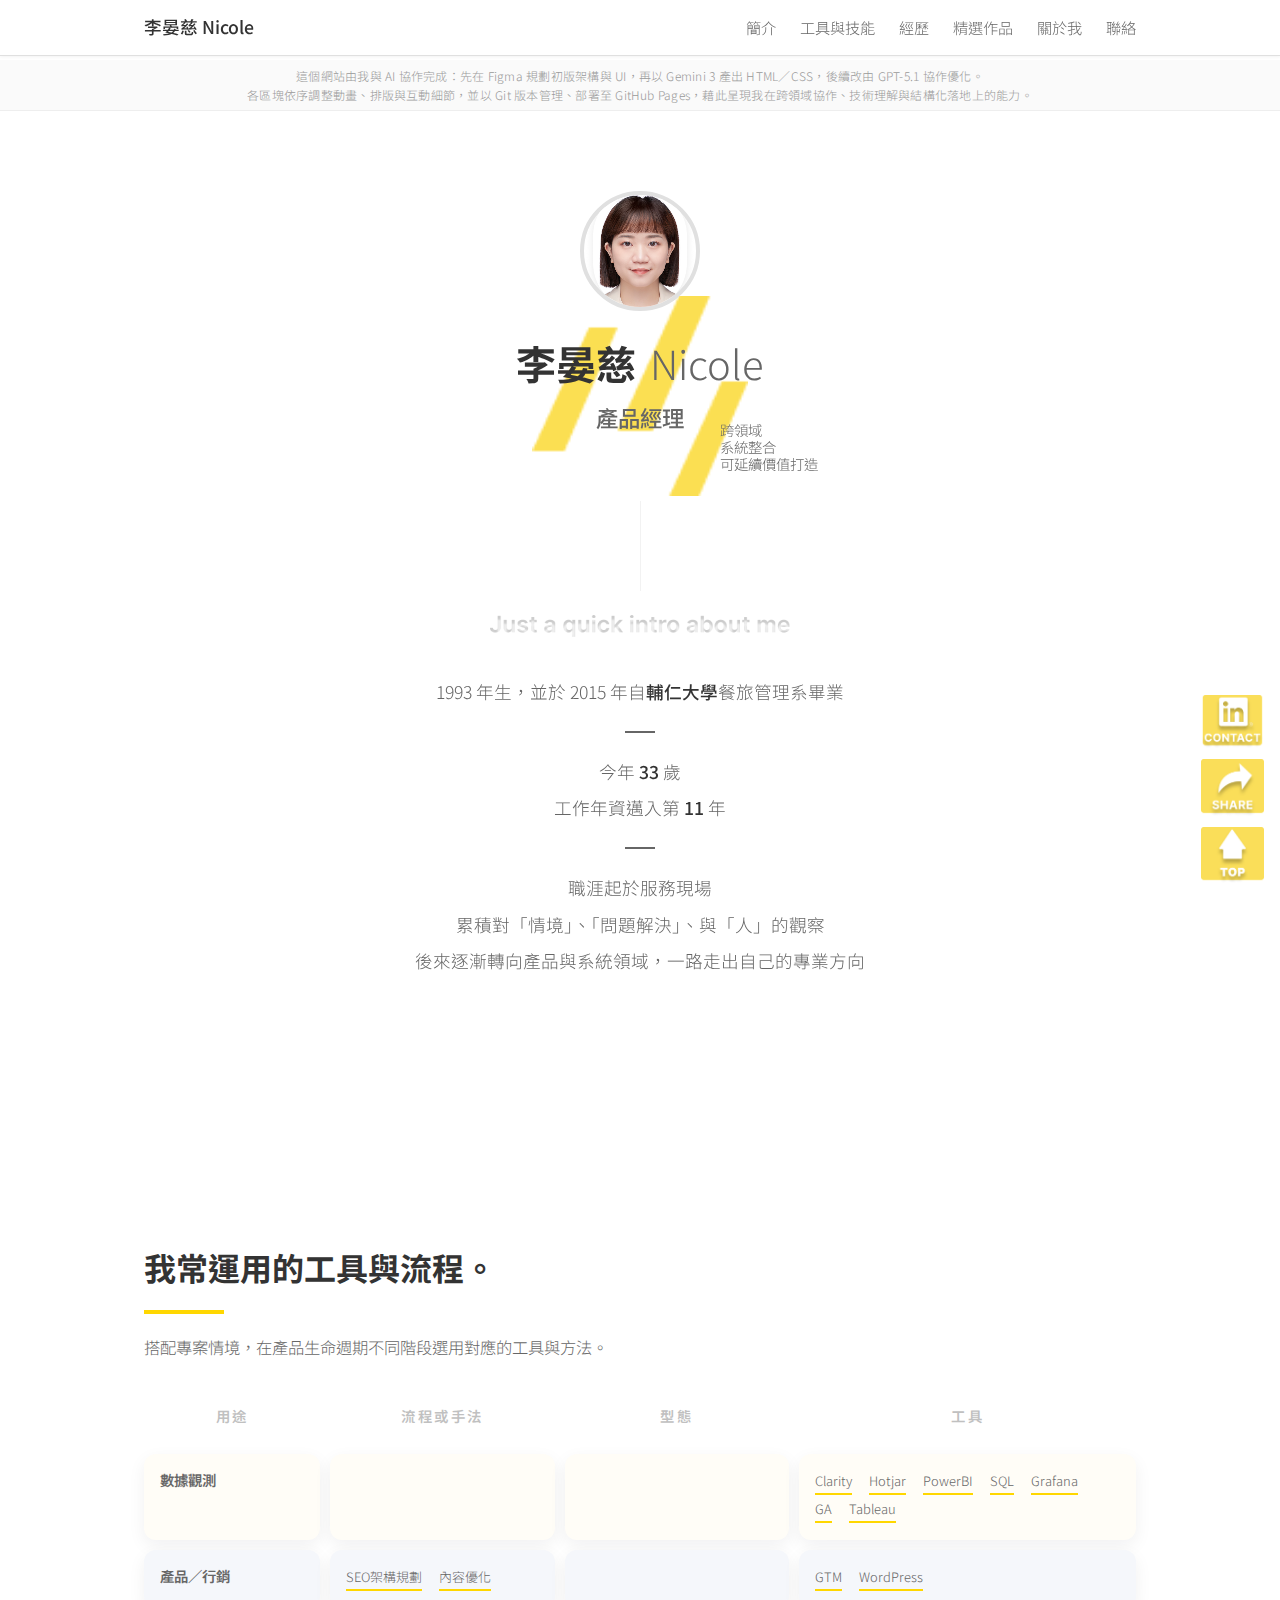
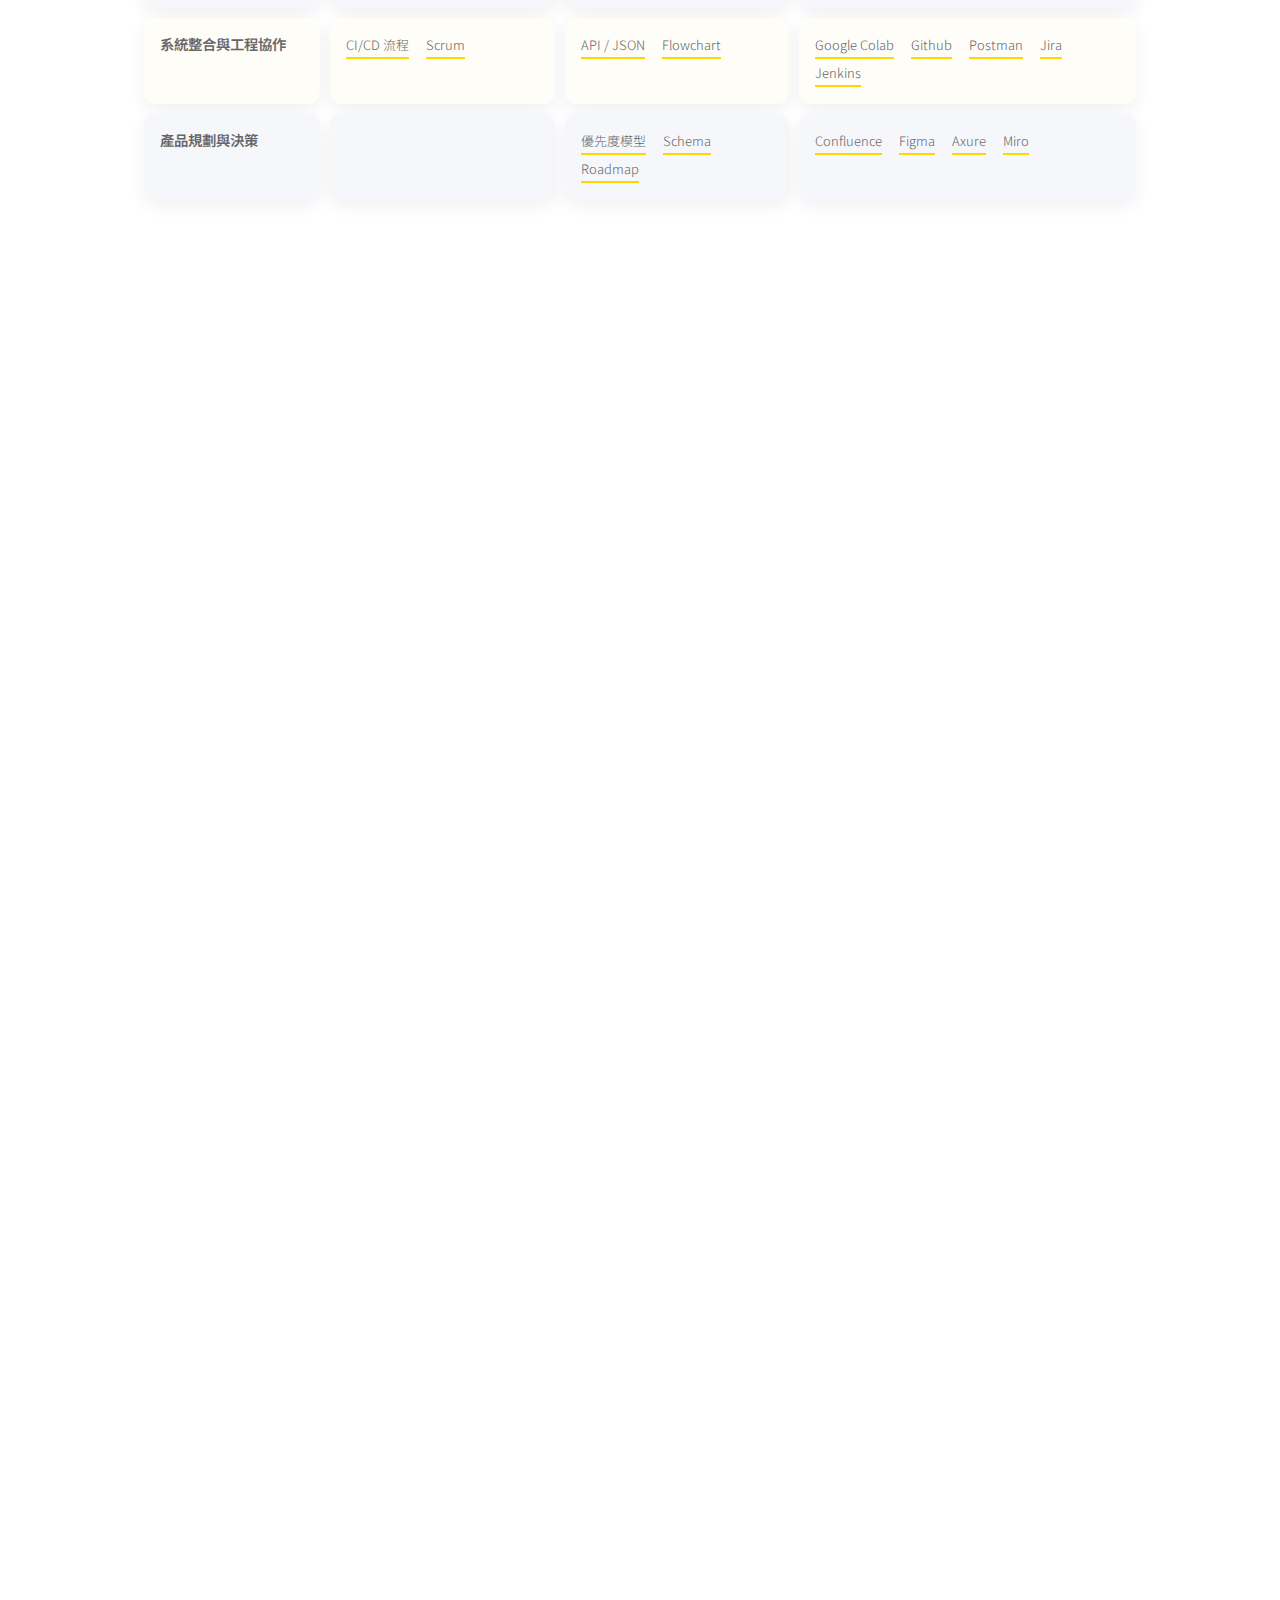
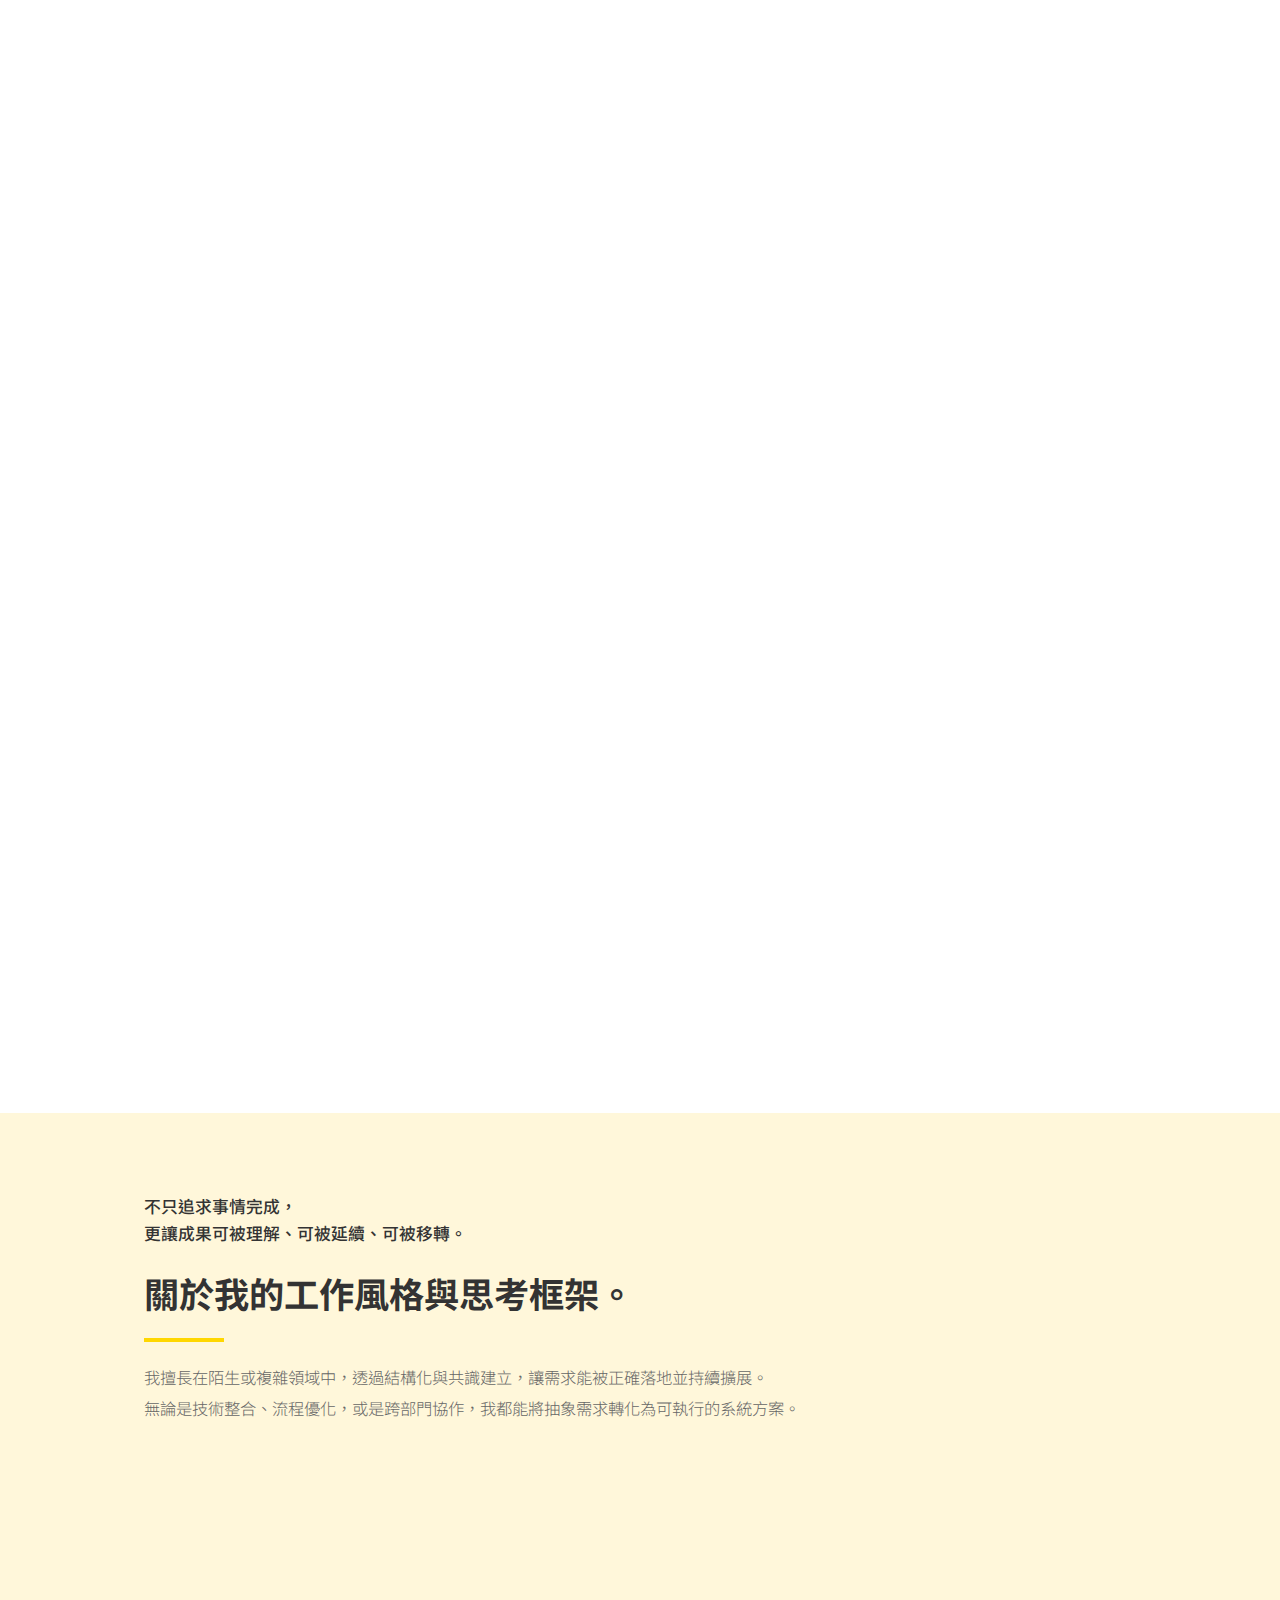
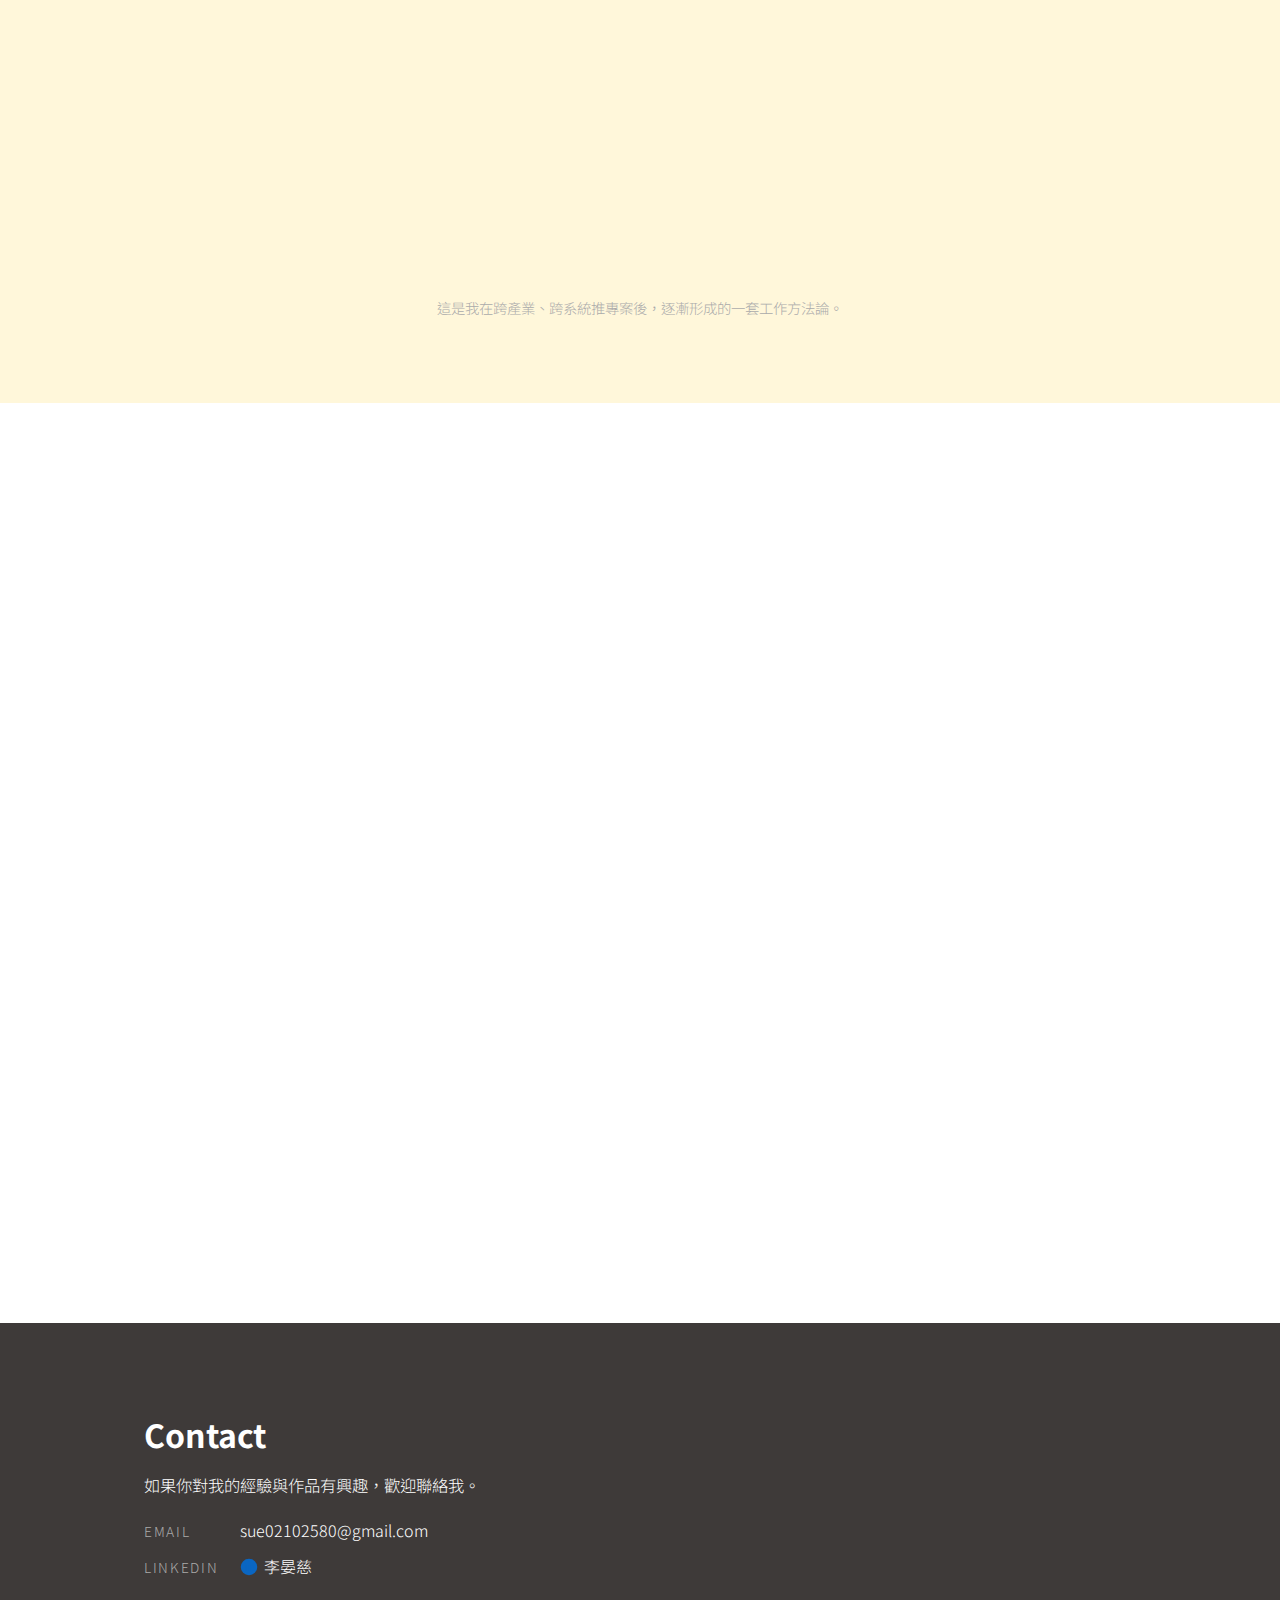
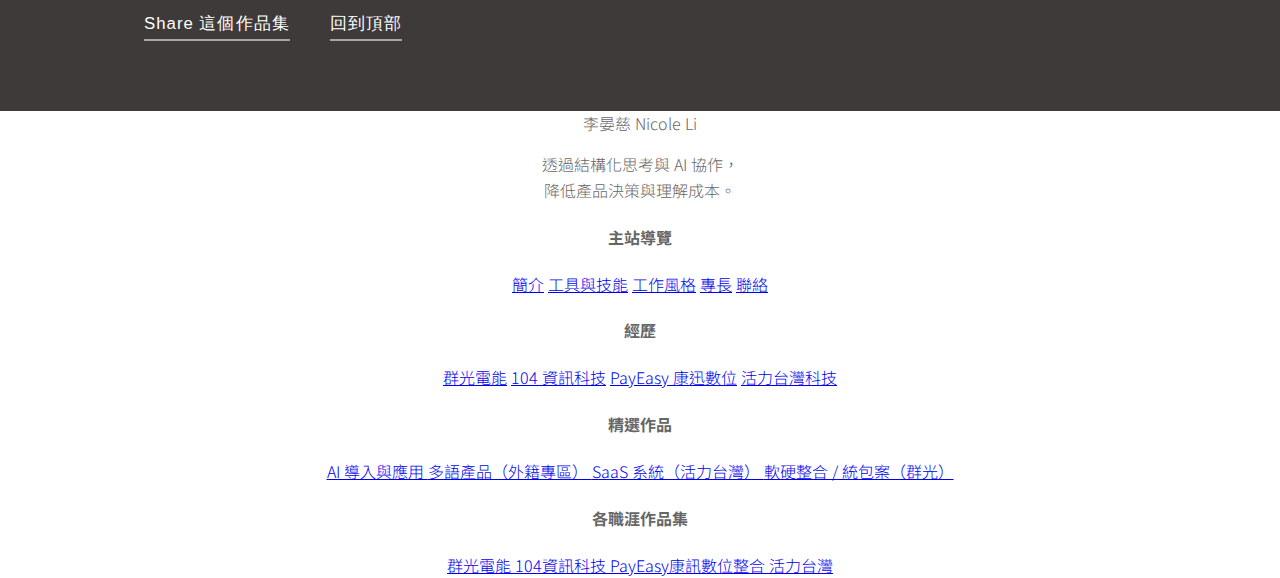
<file: index.html>
<!DOCTYPE html>
<html lang="zh-Hant">
<head>
  <meta charset="UTF-8" />
  <meta name="viewport" content="width=device-width, initial-scale=1.0" />
  <meta
  name="description"
  content="李晏慈 Nicole 的產品經理作品集：從AI、多語平台、能源與建築管理系統，展現跨領域整合與結構化落地能力。" />
    <!-- 目前已經 noindex, nofollow，所以不算必要，只是先備著 -->
  <title>李晏慈 Nicole - 產品經理作品集</title>
  <meta name="robots" content="noindex, nofollow" />
  <link rel="stylesheet" href="style.css" />
  <link href="https://fonts.googleapis.com/css2?family=Noto+Sans+TC:wght@300;400;500;700&display=swap" rel="stylesheet" />
</head>
<body>
  <div class="site-note">
    這個網站由我與 AI 協作完成：先在 Figma 規劃初版架構與 UI，再以 Gemini 3 產出 HTML／CSS，後續改由 GPT-5.1 協作優化。<br />
    各區塊依序調整動畫、排版與互動細節，並以 Git 版本管理、部署至 GitHub Pages，藉此呈現我在跨領域協作、技術理解與結構化落地上的能力。
  </div>
    <!-- Header -->
  <header class="header">
    <div class="container header-content">
      <!-- 手機版漢堡選單按鈕（桌機會用 CSS 隱藏） -->
      <button
        class="mobile-menu-toggle"
        type="button"
        aria-label="開啟主選單"
        aria-expanded="false"
        aria-controls="mobileNav"
      >
        <span class="hamburger-line"></span>
        <span class="hamburger-line"></span>
        <span class="hamburger-line"></span>
      </button>

      <!-- Logo -->
      <div class="logo">李晏慈 Nicole</div>

      <!-- 桌機版主選單 -->
      <nav class="main-nav">
        <div class="nav-item">
          <a href="#profile" class="nav-link">簡介</a>
        </div>
        
        <div class="nav-item">
          <a href="#tools" class="nav-link">工具與技能</a>
        </div>       

        <div class="nav-item has-submenu">
          <button class="nav-link" type="button">經歷</button>
          <div class="submenu">
            <a href="#experience-2025">群光電能</a>
            <a href="#experience-104">104 資訊科技</a>
            <a href="#experience-payeasy">PayEasy 康迅數位</a>
            <a href="#experience-eforce">活力台灣科技</a>
          </div>
        </div>
        
        <div class="nav-item has-submenu">
          <button class="nav-link" type="button">精選作品</button>
          <div class="submenu">
            <a href="https://nicoleli0210.github.io/my-portfolio/portfolio-104.html#sec-ai-products">AI導入與應用</a>
            <a href="https://nicoleli0210.github.io/my-portfolio/portfolio-104.html#sec-104-expats">多語產品</a>
            <a href="https://nicoleli0210.github.io/my-portfolio/portfolio-eforce.html">SAAS系統</a>            
            <a href="https://nicoleli0210.github.io/my-portfolio/portfolio-chicony.html">軟硬整合/統包案</a>
          </div>
        </div>
        
        <div class="nav-item has-submenu">
          <button class="nav-link" type="button">關於我</button>
          <div class="submenu">
            <a href="#work-style">工作風格</a>
            <a href="#skills-overview">專長</a>
          </div>
        </div>

        <div class="nav-item">
          <a href="#contact" class="nav-link">聯絡</a>
        </div>
      </nav>
    </div>

    <!-- 手機版側邊滑出選單（左側、非滿版） -->
    <nav id="mobileNav" class="mobile-nav" aria-hidden="true">
      <ul class="mobile-nav-list">
        <!-- 單層：直接錨點 -->
        <li class="mobile-nav-item">
          <a href="#profile" class="mobile-nav-link">簡介</a>
        </li>
        <!-- 單層：直接錨點 -->
        <li class="mobile-nav-item">
          <a href="#tools" class="mobile-nav-link">工具與技能</a>
        </li>
        
        <!-- 有第二層：經歷 -->
        <li class="mobile-nav-item has-children">
          <button class="mobile-nav-parent" type="button">
            <span class="mobile-nav-text">經歷</span>
            <span class="mobile-nav-chevron" aria-hidden="true">▾</span>
          </button>
          <ul class="mobile-nav-sublist">
            <li><a href="#experience-2025">群光電能</a></li>
            <li><a href="#experience-104">104 資訊科技</a></li>
            <li><a href="#experience-payeasy">PayEasy 康迅數位</a></li>
            <li><a href="#experience-eforce">活力台灣科技</a></li>
          </ul>
        </li>

        <!-- 有第二層：精選作品 -->
        <li class="mobile-nav-item has-children">
          <button class="mobile-nav-parent" type="button">
            <span class="mobile-nav-text">精選作品</span>
            <span class="mobile-nav-chevron" aria-hidden="true">▾</span>
          </button>
          <ul class="mobile-nav-sublist">
            <li><a href="https://nicoleli0210.github.io/my-portfolio/portfolio-104.html#sec-ai-products">AI導入與應用</a></li>
            <li><a href="https://nicoleli0210.github.io/my-portfolio/portfolio-104.html#sec-104-expats">多語產品</a></li>
            <li><a href="https://nicoleli0210.github.io/my-portfolio/portfolio-eforce.html">SAAS系統</a></li>
            <li><a href="https://nicoleli0210.github.io/my-portfolio/portfolio-chicony.html">軟硬整合/統包案</a></li>
          </ul>
        </li>
        
        <!-- 有第二層：關於我 -->
        <li class="mobile-nav-item has-children">
          <button class="mobile-nav-parent" type="button">
            <span class="mobile-nav-text">關於我</span>
            <span class="mobile-nav-chevron" aria-hidden="true">▾</span>
          </button>
          <ul class="mobile-nav-sublist">
            <li><a href="#work-style">工作風格</a></li>
            <li><a href="#skills-overview">專長</a></li>
          </ul>
        </li>

        <!-- 單層：聯絡我 -->
        <li class="mobile-nav-item">
          <a href="#contact" class="mobile-nav-link">聯絡</a>
        </li>
      </ul>
    </nav>
  </header>


  <!-- Hero / Profile -->
  <section id="profile" class="hero-landing">
    <div class="container landing-content">
      <!-- 個人名片 -->
      <div class="card-section reveal-on-scroll">
        <img src="profileheadpic.png" alt="李晏慈 Nicole 頭像" class="profile-photo" />
        <div class="name-card-container">
          <div class="card-back-bg"></div>
          <h1 class="name-title">李晏慈 <span class="nicole-en">Nicole</span></h1>
          <h2 class="job-title">產品經理</h2>

          <div class="keyword-tags">
            <span class="tag">跨領域</span>
            <span class="tag">系統整合</span>
            <span class="tag">可延續價值打造</span>
          </div>
        </div>
      </div>

      <!-- 垂直線＋intro -->
      <div class="animated-vertical-line first-line reveal-on-scroll"></div>

      <img
        src="introtitle.png"
        alt="Just a quick intro about me"
        class="intro-title-image reveal-on-scroll"
      />

      <!-- 個人簡介 -->
      <div class="bio-section reveal-on-scroll">
        <p>1993 年生，並於 2015 年自<span class="highlight-bold">輔仁大學</span>餐旅管理系畢業</p>

        <div class="small-divider"></div>

        <p>今年 <span id="age" class="highlight-bold">--</span> 歲</p>
        <p>工作年資邁入第 <span id="workYears" class="highlight-bold">--</span> 年</p>

        <div class="small-divider"></div>

        <p>職涯起於服務現場</p>
        <p>累積對「情境」、「問題解決」、與「人」的觀察</p>
        <p>後來逐漸轉向產品與系統領域，一路走出自己的專業方向</p>
      </div>

      <div class="animated-vertical-line second-line reveal-on-scroll"></div>
    </div>
  </section>
  
  <!-- 我常運用的工具與流程 -->
  <section id="tools" class="tools-section">
  <div class="container">
    <h2 class="tools-title">我常運用的工具與流程。</h2>
    <div class="work-style-underline"></div> <!-- 新增：黃色底線 -->

    <p class="tools-subtitle">
      搭配專案情境，在產品生命週期不同階段選用對應的工具與方法。
    </p>

    <!-- 🖥 桌機版：矩陣表格 -->
    <div class="tool-matrix-grid">
      <div class="tool-matrix-row tool-row-header">
        <div class="tool-cell">用途</div>
        <div class="tool-cell">流程或手法</div>
        <div class="tool-cell">型態</div>
        <div class="tool-cell">工具</div>
      </div>

      <!-- 1. 數據觀測 -->
      <div class="tool-matrix-row tool-row-light">
        <div class="tool-cell tool-purpose">數據觀測</div>
        <div class="tool-cell">
          <!-- 保留空白：未來若要寫「流程或手法」再補 -->
        </div>
        <div class="tool-cell">
          <!-- 保留空白：未來若要寫「型態」再補 -->
        </div>
        <div class="tool-cell">
          <span class="tool-line-tag">Clarity</span>
          <span class="tool-line-tag">Hotjar</span>
          <span class="tool-line-tag">PowerBI</span>
          <span class="tool-line-tag">SQL</span>
          <span class="tool-line-tag">Grafana</span>
          <span class="tool-line-tag">GA</span>
          <span class="tool-line-tag">Tableau</span>
        </div>
      </div>

      <!-- 2. 產品 / 行銷 -->
      <div class="tool-matrix-row tool-row-dark">
        <div class="tool-cell tool-purpose">產品／行銷</div>
        <div class="tool-cell">
          <span class="tool-line-tag">SEO架構規劃</span>
          <span class="tool-line-tag">內容優化</span>
        </div>
        <div class="tool-cell"></div>
        <div class="tool-cell">
          <span class="tool-line-tag">GTM</span>
          <span class="tool-line-tag">WordPress</span>
        </div>
      </div>

      <!-- 3. 系統整合與工程協作 -->
      <div class="tool-matrix-row tool-row-light">
        <div class="tool-cell tool-purpose">系統整合與工程協作</div>
        <div class="tool-cell">
          <span class="tool-line-tag">CI/CD 流程</span>
          <span class="tool-line-tag">Scrum</span>
        </div>
        <div class="tool-cell">
          <span class="tool-line-tag">API / JSON</span>
          <span class="tool-line-tag">Flowchart</span>
        </div>
        <div class="tool-cell">
          <span class="tool-line-tag">Google Colab</span>
          <span class="tool-line-tag">Github</span>
          <span class="tool-line-tag">Postman</span>
          <span class="tool-line-tag">Jira</span>
          <span class="tool-line-tag">Jenkins</span>
        </div>
      </div>

      <!-- 4. 產品規劃與決策 -->
      <div class="tool-matrix-row tool-row-dark">
        <div class="tool-cell tool-purpose">產品規劃與決策</div>
        <div class="tool-cell"></div>
        <div class="tool-cell">
          <span class="tool-line-tag">優先度模型</span>
          <span class="tool-line-tag">Schema</span>
          <span class="tool-line-tag">Roadmap</span>
        </div>
        <div class="tool-cell">
          <span class="tool-line-tag">Confluence</span>
          <span class="tool-line-tag">Figma</span>
          <span class="tool-line-tag">Axure</span>
          <span class="tool-line-tag">Miro</span>
        </div>
      </div>
    </div>

    <!-- 📱 手機版：大卡片 Slider -->
    <div class="tool-mobile-wrapper">
      <button class="tool-slider-nav" id="toolPrev" type="button" aria-label="上一張">‹</button>
      <div class="tool-mobile-slider" id="toolSlider">
        <!-- Card 1 -->
        <div class="tool-mobile-card">
          <p class="tool-mobile-tag">用途</p>
          <h3 class="tool-mobile-title">數據觀測</h3>
          <p class="tool-mobile-label">工具</p>
          <p class="tool-mobile-text">
            Clarity / Hotjar / PowerBI / SQL / Grafana / GA / Tableau
          </p>
        </div>

        <!-- Card 2 -->
        <div class="tool-mobile-card">
          <p class="tool-mobile-tag">用途</p>
          <h3 class="tool-mobile-title">產品／行銷</h3>
          <p class="tool-mobile-label">流程或手法</p>
          <p class="tool-mobile-text">
            SEO 架構規劃、內容優化
          </p>
          <p class="tool-mobile-label">工具</p>
          <p class="tool-mobile-text">
            GTM / WordPress
          </p>
        </div>

        <!-- Card 3 -->
        <div class="tool-mobile-card">
          <p class="tool-mobile-tag">用途</p>
          <h3 class="tool-mobile-title">系統整合與工程協作</h3>
          <p class="tool-mobile-label">流程或手法</p>
          <p class="tool-mobile-text">
            CI/CD 流程 / Scrum
          </p>
          <p class="tool-mobile-label">型態</p>
          <p class="tool-mobile-text">
            API / JSON / Flowchart
          </p>
          <p class="tool-mobile-label">工具</p>
          <p class="tool-mobile-text">
            Google Colab / Github / Postman / Jira / Jenkins
          </p>
        </div>

        <!-- Card 4 -->
        <div class="tool-mobile-card">
          <p class="tool-mobile-tag">用途</p>
          <h3 class="tool-mobile-title">產品規劃與決策</h3>
          <p class="tool-mobile-label">型態</p>
          <p class="tool-mobile-text">
            優先度模型 / Schema / Roadmap
          </p>
          <p class="tool-mobile-label">工具</p>
          <p class="tool-mobile-text">
            Confluence / Figma / Axure / Miro
          </p>
        </div>
      </div>

      <button class="tool-slider-nav" id="toolNext" type="button" aria-label="下一張">›</button>
    </div>
  </div>
</section>
  <!-- 我的職涯演進 -->
  <section class="career-evolution-section reveal-on-scroll">
    <div class="container">
      <h2 class="section-title-left">我的職涯演進。</h2>
      <div class="title-underline-left"></div>
      <p class="section-description-left">
        從行銷思維出發，<br />
        逐步深化至數據分析、商業策略、AI 技術與軟硬整合，<br />
        累積 PM 能力鏈。
      </p>
    </div>
  </section>

  <!-- 2025-2025 群光電能 -->
  <section id="experience-2025" class="experience-section reveal-on-scroll">
    <div class="container experience-layout">
      <!-- 左側 -->
      <div class="experience-left">
        <div class="experience-badge">
          <span class="experience-year">2025 - 2025</span>
        </div>
        <div class="experience-company">
          群光電能<br />產品經理
        </div>
      </div>

      <!-- 右側 -->
      <div class="experience-right">
        <h3 class="experience-title">建築管理系統（BMS）｜建築能源、設備與碳排整合平台</h3>
        <ul class="experience-list">
          <li>
            管理多個案場的系統上線與維運流程，負責處理中國與泰國工廠、政府公宅等建案的系統反饋與優化；協調工程與業務團隊，確保上線品質與案場系統運作的穩定性
          </li>
          <li>
            主導微星桃園廠弱電合作案，負責能源管理、建築管理、碳管理三大系統的需求分析、功能整合、可行性評估與時程規劃，使三套系統能順利整合至弱電架構並符合廠務實際需求
          </li>
          <li>規劃官網改版方向與架構，並制定 SEO 策略，協同行銷與設計進行前期概念驗證</li>
        </ul>

        <h3 class="experience-title">能源管理系統（ISO 50001 EMS）｜企業能耗分析與節能決策系統</h3>
        <ul class="experience-list">
          <li>
            主導產品規劃與核心模組設計，包括能源基線邏輯、重大鑑別管理、稽核追蹤流程與可視化儀表板等
          </li>
          <li>
            制定產品 Roadmap 與商業模式方向，協同行銷、顧問與業務重新定位產品與使用者角色，並規劃驗證方式與導入流程
          </li>
          <li>協助顧問團隊執行 ISO 50001 導入，包含工廠訪談、需求驗證、試點合作與系統導入支援</li>
        </ul>
      </div>
    </div>

    <!-- 能力小卡 -->
    <div class="container ability-cards-row">
      <div class="ability-card reveal-on-scroll">
        <h4>系統整合能力</h4>
        <p>能梳理跨系統的資料流、流程依賴與權責邏輯，並設計可整合的運作方式</p>
      </div>
      <div class="ability-card reveal-on-scroll">
        <h4>專案推進能力</h4>
        <p>能在多依賴、多角色、多限制的場域中找到卡點、拆掉阻礙，讓專案在不確定與資源受限的情況下仍能前進</p>
      </div>
      <div class="ability-card reveal-on-scroll">
        <h4>跨域協作與利害管理</h4>
        <p>能把工程、廠務、業務、軟體團隊之間的資訊轉成共同語言，協調時程與優先順序，使各方能順利對齊與合作</p>
      </div>
    </div>

    <!-- Portfolio CTA -->
    <div class="portfolio-cta reveal-on-scroll">
      <a href="portfolio-chicony.html" class="portfolio-button">
        <img src="portfolio.png" alt="View chicony Portfolio" />
      </a>
    </div>
  </section>

  <!-- 分隔線：群光 → 104 -->
  <div class="animated-vertical-line reveal-on-scroll"></div>

  <!-- 2022 - 2025｜104 資訊科技 -->
  <section id="experience-104" class="experience-section reveal-on-scroll">
    <div class="container experience-layout">
      <!-- 左側 -->
      <div class="experience-left">
        <div class="experience-badge">
          <span class="experience-year">2022 - 2025</span>
        </div>
        <div class="experience-company">
          104 資訊科技<br />產品經理
        </div>
      </div>

      <!-- 右側 -->
      <div class="experience-right">
        <h3 class="experience-title">104 高年級 50+｜中高齡求職者選訓與媒合服務</h3>
        <ul class="experience-list">
          <li>
            導入 AI 技術於選訓流程，主導 4 項 AI 功能從 0→1 的規劃與落地，涵蓋需求分析、功能設計、模型選用、Prompt 撰寫與系統串接
          </li>
          <li>
            打造結合 Avatar、GPT 語意判斷與 STT 的虛擬顧問面談工具，上線三個月覆蓋率達 36%，面試工時下降 67%
          </li>
          <li>規劃履歷摘要、履歷亮點生成與面談紀錄摘要等功能，提升媒合效率與企業使用體驗</li>
          <li>策劃 DEI「友善壯世代」活動，成功邀請 100+ 家企業響應，為團隊帶來穩定轉單並貢獻約 40% 年度營收</li>
        </ul>

        <h3 class="experience-title">104 外籍專區｜外籍人士在台求職的國際化生態系</h3>
        <ul class="experience-list">
          <li>建構 104 多語生態，推動履歷與全站多語化，整合跨語系資料結構與前端架構，讓產品具備可擴張的國際化能力</li>
          <li>主導外籍專區網站改版，改版後 YOY 流量成長 60%，提升外籍求職者的求職體驗</li>
          <li>
            透過 UJM 與訪談洞察痛點，提出 AI 即時翻譯功能，並整合語系分析、用戶分群與成本優化，使滿意度由 3.9 提升至 4.5
          </li>
          <li>以關鍵數據建立企業分群模型並優化職缺排序，使外籍求職者更精準匹配高意願企業</li>
        </ul>
      </div>
    </div>

    <!-- 能力小卡 -->
    <div class="container ability-cards-row">
      <div class="ability-card reveal-on-scroll">
        <h4>AI 成功導入產品</h4>
        <p>能將 AI 導入產品應用，並從 POC 成功推向「可維運、可迭代」的產品結果</p>
      </div>
      <div class="ability-card reveal-on-scroll">
        <h4>多語跨文化產品設計</h4>
        <p>能處理多語、多文化、不同角色使用者的資料整合一致性與互動完整性</p>
      </div>
      <div class="ability-card reveal-on-scroll">
        <h4>指標／數據導向決策</h4>
        <p>能依據真實行為數據、使用成本與營運效益收斂產品方向</p>
      </div>
    </div>

    <!-- Portfolio CTA -->
    <div class="portfolio-cta reveal-on-scroll">
      <a href="portfolio-104.html" class="portfolio-button">
        <img src="portfolio.png" alt="View 104 Portfolio" />
      </a>
    </div>
  </section>

  <!-- 分隔線：104 → PayEasy -->
  <div class="animated-vertical-line reveal-on-scroll"></div>

  <!-- 2022 - 2022｜PayEasy 康迅數位整合 -->
  <section id="experience-payeasy" class="experience-section reveal-on-scroll">
    <div class="container experience-layout">
      <div class="experience-left">
        <div class="experience-badge">
          <span class="experience-year">2022 - 2022</span>
        </div>
        <div class="experience-company">
          PayEasy 康迅數位整合<br />產品經理
        </div>
      </div>

      <div class="experience-right">
        <h3 class="experience-title">PayEasy 企業福利網｜Web &amp; App 維運與體驗優化</h3>
        <ul class="experience-list">
          <li>負責 Web 與 App 之維運，協調開發與營運，改善使用體驗與流程穩定性</li>
          <li>規劃「買貴通報」功能，梳理通報流程、欄位設計與通知機制</li>
          <li>參與多項前後台功能優化，包含流程調整、UI 建議與需求驗證，提升系統穩定與易用性</li>
        </ul>
      </div>
    </div>

    <div class="container ability-cards-row">
      <div class="ability-card reveal-on-scroll">
        <h4>跨部溝通與優先度管理</h4>
        <p>能在 Sales / RD / CS / UI 之間協調需求優先級，兼顧資源與營運效率</p>
      </div>
      <div class="ability-card reveal-on-scroll">
        <h4>敏捷拆解與迭代能力</h4>
        <p>將需求拆成可交付的小單位，以低風險、小步迭代方式推進功能改善</p>
      </div>
      <div class="ability-card reveal-on-scroll">
        <h4>利害關係人需求探索</h4>
        <p>能透過對話與情境深挖，判斷陳述問題與真實需求之間的差異</p>
      </div>
    </div>

    <div class="portfolio-cta reveal-on-scroll">
      <a href="portfolio-payeasy.html" class="portfolio-button">
        <img src="portfolio.png" alt="View PayEasy Portfolio" />
      </a>
    </div>
  </section>

  <!-- 分隔線：PayEasy → 活力台灣 -->
  <div class="animated-vertical-line reveal-on-scroll"></div>

  <!-- 2019 - 2022｜活力台灣科技 -->
  <section id="experience-eforce" class="experience-section reveal-on-scroll">
    <div class="container experience-layout">
      <div class="experience-left">
        <div class="experience-badge">
          <span class="experience-year">2019 - 2022</span>
        </div>
        <div class="experience-company">
          活力台灣科技<br />產品企劃 → 產品經理
        </div>
      </div>

      <div class="experience-right">
        <h3 class="experience-title">數據引擎｜中小企業專屬 SaaS 數據中台</h3>
        <ul class="experience-list">
          <li>主導數據引擎從 0→1 的產品規劃，結合 CDP 與 BI，打造中小企業專屬數據中台</li>
          <li>規劃原生 Dashboard 與核心指標模型，將跨來源資料轉為可視化決策工具</li>
          <li>負責競品研究、Roadmap 制定與產品募資提案，並規劃導入流程以協助企業落地使用</li>
          <li>主持產品發表與企業教育訓練，協助中小企業建立數位轉型與基礎數據分析能力</li>
        </ul>
      </div>
    </div>

    <div class="container ability-cards-row">
      <div class="ability-card reveal-on-scroll">
        <h4>資料架構思維</h4>
        <p>將需求拆解為功能，並規劃欄位、流程與資料，建立跨來源整合邏輯</p>
      </div>
      <div class="ability-card reveal-on-scroll">
        <h4>產品 0→1 經歷</h4>
        <p>推動以驗證落地為基礎的流程：需求假設、MVP、導入驗證與迭代</p>
      </div>
      <div class="ability-card reveal-on-scroll">
        <h4>產品思維培養</h4>
        <p>對系統延展性與可維運性產生意識，開始建立產品決策框架</p>
      </div>
    </div>

    <div class="portfolio-cta reveal-on-scroll">
      <a href="portfolio-eforce.html" class="portfolio-button">
        <img src="portfolio.png" alt="View Eforce Portfolio" />
      </a>
    </div>
  </section>

  <!-- 分隔線：活力台灣 → 大八餐飲 -->
  <div class="animated-vertical-line reveal-on-scroll"></div>
  
  <!-- 2017 - 2019｜大八餐飲集團 -->
  <section id="experience-daba" class="experience-section reveal-on-scroll">
    <div class="container experience-layout">
      <div class="experience-left">
        <div class="experience-badge">
          <span class="experience-year">2017 - 2019</span>
        </div>
        <div class="experience-company">
          大八餐飲集團<br />營運助理
        </div>
      </div>

      <div class="experience-right">
        <h3 class="experience-title">品牌營運與行銷協作</h3>
        <ul class="experience-list">
          <li>配合執行部落客合作與口碑行銷專案，協助提升品牌曝光與流量</li>
          <li>協助籌辦線下活動與新店開幕，包含媒體活動、文宣規劃與現場支援</li>
          <li>擔任網站小編，負責內容撰寫與基本維運</li>
          <li>配合行銷 SEO 操作，依目標關鍵字調整內容策略，提高曝光</li>
        </ul>
      </div>
    
    </div>
    <div class="container ability-cards-row">
      <div class="ability-card reveal-on-scroll">
        <h4>使用者洞察</h4>
        <p>從第一線服務情境培養同理能力與問題識別</p>
      </div>
      <div class="ability-card reveal-on-scroll">
        <h4>初步分析能力</h4>
        <p>從內容企劃與流量中建立PDCA的假設與驗證習慣</p>
      </div>
      <div class="ability-card reveal-on-scroll">
        <h4>系統化思維</h4>
        <p>看見流程斷點，開始關注系統化解方</p>
      </div>
    </div>
  </section>

  <!-- 關於我的工作風格與思考框架 -->
  <section id="work-style" class="work-style-section">
    <div class="container">
      <p class="work-style-eyebrow">
        不只追求事情完成，<br />
        更讓成果可被理解、可被延續、可被移轉。
      </p>
  
      <h2 class="work-style-title">關於我的工作風格與思考框架。</h2>
      <div class="work-style-underline"></div>
  
      <p class="work-style-sub">
        我擅長在陌生或複雜領域中，透過結構化與共識建立，讓需求能被正確落地並持續擴展。<br />
        無論是技術整合、流程優化，或是跨部門協作，我都能將抽象需求轉化為可執行的系統方案。
      </p>
      <div class="framework-grid">
      <!-- Step 1 -->
      <div class="framework-card reveal-on-scroll">
        <h4 class="framework-title">Step 1. Define</h4>
        <div class="framework-content">
          <p>優先將時間投入在拆解問題，對齊所有利害關係人對「真正要解決的核心問題」的理解。</p>
          <p>透過假設驗證、限制條件分析與需求澄清，讓目標變得具體、可被討論，也可被決策。</p>
        </div>
      </div>
    
      <!-- Step 2 -->
      <div class="framework-card reveal-on-scroll">
        <h4 class="framework-title">Step 2. Structure</h4>
        <div class="framework-content">
          <p>當問題被定義後，把資訊整理成清晰的架構：流程、角色、依賴、資料流、例外狀況。</p>
          <p>目的是讓所有人都能用同一套語言討論，把溝通與理解成本降到最低，讓專案具備可推動性。</p>
        </div>
      </div>
    
      <!-- Step 3 -->
      <div class="framework-card reveal-on-scroll">
        <h4 class="framework-title">Step 3. Operationalize</h4>
        <div class="framework-content">
          <p>在設計解決方案時，我會特別注意使用場景。</p>
          <p>把複雜的流程拆成標準化、可重複的步驟，製作 SOP 與驗收方式，釐清跨部門的協作節點，使方案有真正的可行性。</p>
        </div>
      </div>
    
      <!-- Step 4 -->
      <div class="framework-card reveal-on-scroll">
        <h4 class="framework-title">Step 4. Extend</h4>
        <div class="framework-content">
          <p>當方案成功跑起來後，我會把流程模組化、系統化，讓未來的團隊、其他場域或新專案都能複製成果，而不是依賴個人經驗。</p>
          <p>重點是建立「可延展」的結構，而不是一次性的專案交付。</p>
        </div>
      </div>
    </div>
      


  
      <p class="framework-note">
        這是我在跨產業、跨系統推專案後，逐漸形成的一套工作方法論。
      </p>
    </div>
  </section>


  <!-- Skills Overview -->
  <section id="skills-overview" class="skills-section reveal-on-scroll">
    <div class="container">
      <div class="caps-label">SKILLS OVERVIEW</div>

      <div class="skills-grid">
        <!-- 1 系統化產品思維 -->
        <div class="skill-card">
          <div class="skill-card-inner">
            <div class="skill-card-face skill-card-front">
              <div class="skill-front-title">系統化產品思維</div>
            </div>
            <div class="skill-card-face skill-card-back">
              <h4>系統化產品思維</h4>

              <div class="skill-item">
                <div class="skill-item-title">陌生領域建構能力</div>
                <p>
                  能在短時間掌握新領域（弱電、能源、AI、多語、媒合）的邏輯，建立可延展的產品結構。
                </p>
              </div>

              <div class="skill-item">
                <div class="skill-item-title">需求拆解與目標定義</div>
                <p>
                  把模糊需求拆成可討論、可交付、可驗證的單位；釐清成功指標、限制條件、邊界。
                </p>
              </div>

              <div class="skill-item">
                <div class="skill-item-title">資料流與系統視角整合</div>
                <p>
                  用資料結構、欄位規則、資料流建立跨系統共識；讓 UI、API、資料表能順暢運作。
                </p>
              </div>
            </div>
          </div>
        </div>

        <!-- 2 使用者體驗與流程設計 -->
        <div class="skill-card">
          <div class="skill-card-inner">
            <div class="skill-card-face skill-card-front">
              <div class="skill-front-title">使用者體驗與流程設計</div>
            </div>
            <div class="skill-card-face skill-card-back">
              <h4>使用者體驗與流程設計</h4>

              <div class="skill-item">
                <div class="skill-item-title">使用者旅程 &amp; User Flow 設計</div>
                <p>把用戶行為與系統流程縫合成連續性的體驗。</p>
              </div>

              <div class="skill-item">
                <div class="skill-item-title">資訊架構、內容規格化</div>
                <p>建立前後台一致的資訊結構、規則、意圖。</p>
              </div>

              <div class="skill-item">
                <div class="skill-item-title">跨系統流程銜接 &amp; 辦公環境導入</div>
                <p>能處理建管、能源、弱電這種多模組＋多角色＋多系統的流程。</p>
              </div>
            </div>
          </div>
        </div>

        <!-- 3 資料分析與決策 -->
        <div class="skill-card">
          <div class="skill-card-inner">
            <div class="skill-card-face skill-card-front">
              <div class="skill-front-title">資料分析與決策</div>
            </div>
            <div class="skill-card-face skill-card-back">
              <h4>資料分析與決策</h4>

              <div class="skill-item">
                <div class="skill-item-title">資料清洗與 Mapping</div>
                <p>擅長「資料問題推動產品改善」：格式不一、資料缺失、錯誤欄位、即時監控。</p>
              </div>

              <div class="skill-item">
                <div class="skill-item-title">能源／弱電領域的數據能力</div>
                <p>能源基線、迴歸模型、監測邏輯、設備數據特性。</p>
              </div>

              <div class="skill-item">
                <div class="skill-item-title">數據驅動與決策框架</div>
                <p>
                  以使用成本、行為數據、效益模型引導產品 roadmap，確保產品功能能帶來實質效益與可衡量的價值。
                </p>
              </div>
            </div>
          </div>
        </div>

        <!-- 4 協作與推動能力 -->
        <div class="skill-card">
          <div class="skill-card-inner">
            <div class="skill-card-face skill-card-front">
              <div class="skill-front-title">協作與推動能力</div>
            </div>
            <div class="skill-card-face skill-card-back">
              <h4>協作與推動能力</h4>

              <div class="skill-item">
                <div class="skill-item-title">多角色協調與資訊對齊</div>
                <p>能把工程、業務、營運、管理階層與 end user 的需求翻譯成共同語言。</p>
              </div>

              <div class="skill-item">
                <div class="skill-item-title">卡點排除、路徑選擇</div>
                <p>在資源有限、資訊不完全時，找出最能落地的路徑。</p>
              </div>

              <div class="skill-item">
                <div class="skill-item-title">專案落地與優先度管理</div>
                <p>能在多依賴、多角色、多限制之下仍推動專案前進。</p>
              </div>
            </div>
          </div>
        </div>

        <!-- 5 規格與工程協作 -->
        <div class="skill-card">
          <div class="skill-card-inner">
            <div class="skill-card-face skill-card-front">
              <div class="skill-front-title">規格與工程協作</div>
            </div>
            <div class="skill-card-face skill-card-back">
              <h4>規格與工程協作</h4>

              <div class="skill-item">
                <div class="skill-item-title">規格文件產出</div>
                <p>User Story、API 對接、欄位 mapping、資料規則、edge case。</p>
              </div>

              <div class="skill-item">
                <div class="skill-item-title">推動決策的驗證機制</div>
                <p>Test Case、UAT、版本策略、快速 POC 驗證。</p>
              </div>

              <div class="skill-item">
                <div class="skill-item-title">跨部門開發協作</div>
                <p>Sales、營運、RD、UI、外部廠商的語言轉換與決策整合。</p>
              </div>
            </div>
          </div>
        </div>
      </div>
    </div>
  </section>

  <!-- Contact -->
  <section id="contact" class="contact-section">
    <div class="container">
      <h2 class="contact-title">Contact</h2>
      <p class="contact-text">如果你對我的經驗與作品有興趣，歡迎聯絡我。</p>

      <div class="contact-links">
        <a href="mailto:sue02102580@gmail.com" class="contact-link">
          <span class="contact-label">Email</span>
          <span class="contact-value">sue02102580@gmail.com</span>
        </a>

        <a
          href="https://www.linkedin.com/in/%E6%99%8F%E6%85%88-%E6%9D%8E-183172212"
          class="contact-link contact-link-inline"
          target="_blank"
          rel="noopener noreferrer"
        >
          <span class="contact-label">LinkedIn</span>
          <span class="contact-value with-icon">
            <svg class="linkedin-icon" viewBox="0 0 24 24" aria-hidden="true">
              <circle cx="12" cy="12" r="11" />
              <path
                d="M9 17H7V10h2v7zm-.9-8.1a1.2 1.2 0 1 1 0-2.4 1.2 1.2 0 0 1 0 2.4zM18 17h-2v-3.6c0-.9-.4-1.5-1.2-1.5-.7 0-1.1.5-1.3.9-.1.2-.1.4-.1.7V17h-2s.1-6 0-7h2v1.1c.1-.4.8-1.3 2-1.3 1.5 0 2.6 1 2.6 3.1V17z"
              />
            </svg>
            李晏慈
          </span>
        </a>
      </div>

      <!-- Contact 區塊內的 Share / 回頂部 按鈕 -->
      <div class="contact-inline-actions">
        <button
          type="button"
          class="contact-inline-button"
          data-action="share"
        >
          Share 這個作品集
        </button>
        <button
          type="button"
          class="contact-inline-button"
          data-action="top"
        >
          回到頂部
        </button>
      </div>
    </div>
  </section>

  <!-- 全站懸浮操作按鈕（桌機＋手機共用） -->
  <div
  id="floatingActions"
  class="floating-actions"
  aria-label="快速操作按鈕"
>
  <button
    type="button"
    class="floating-icon-btn"
    data-action="contact"
    aria-label="聯絡我"
  >
    <img src="contact.png" alt="Contact" />
  </button>

  <button
    type="button"
    class="floating-icon-btn"
    data-action="share"
    aria-label="分享這個作品集"
  >
    <img src="share.png" alt="Share" />
  </button>

  <button
    type="button"
    class="floating-icon-btn"
    data-action="top"
    aria-label="回到頂部"
  >
    <img src="top.png" alt="回到頂部" />
  </button>
</div>
<footer class="site-footer">
  <div class="container site-footer-inner">

    <!-- 左：品牌區 -->
    <div class="site-footer-brand">
      <div class="site-footer-logo">李晏慈 Nicole Li</div>
      <p class="site-footer-tagline">
        透過結構化思考與 AI 協作，<br>
        降低產品決策與理解成本。
      </p>
    </div>

    <!-- 中：網站地圖（對齊主選單結構） -->
    <div class="site-footer-sitemap">
      <!-- 主站導覽：對應「簡介 / 工具與技能 / 關於我 / 聯絡」 -->
      <div class="site-footer-column">
        <h4 class="site-footer-title">主站導覽</h4>
        <a href="index.html#profile" class="site-footer-link">簡介</a>
        <a href="index.html#tools" class="site-footer-link">工具與技能</a>
        <a href="index.html#work-style" class="site-footer-link">工作風格</a>
        <a href="index.html#skills-overview" class="site-footer-link">專長</a>
        <a href="index.html#contact" class="site-footer-link">聯絡</a>
      </div>

      <!-- 經歷：對應「經歷」子選單 -->
      <div class="site-footer-column">
        <h4 class="site-footer-title">經歷</h4>
        <a href="index.html#experience-2025" class="site-footer-link">群光電能</a>
        <a href="index.html#experience-104" class="site-footer-link">104 資訊科技</a>
        <a href="index.html#experience-payeasy" class="site-footer-link">PayEasy 康迅數位</a>
        <a href="index.html#experience-eforce" class="site-footer-link">活力台灣科技</a>
      </div>

      <!-- 精選作品：對應「精選作品」子選單 -->
      <div class="site-footer-column">
        <h4 class="site-footer-title">精選作品</h4>
        <a
          href="https://nicoleli0210.github.io/my-portfolio/portfolio-104.html#sec-ai-products"
          class="site-footer-link"
        >
          AI 導入與應用
        </a>
        <a
          href="https://nicoleli0210.github.io/my-portfolio/portfolio-104.html#sec-104-expats"
          class="site-footer-link"
        >
          多語產品（外籍專區）
        </a>
        <a
          href="https://nicoleli0210.github.io/my-portfolio/portfolio-eforce.html"
          class="site-footer-link"
        >
          SaaS 系統（活力台灣）
        </a>
        <a
          href="https://nicoleli0210.github.io/my-portfolio/portfolio-chicony.html"
          class="site-footer-link"
        >
          軟硬整合 / 統包案（群光）
        </a>
      </div>
      <!-- 作品集：by經歷 -->
      <div class="site-footer-column">
        <h4 class="site-footer-title">各職涯作品集</h4>
        <a
          href="https://nicoleli0210.github.io/my-portfolio/portfolio-chicony.html"
          class="site-footer-link"
        >
          群光電能
        </a>
        <a
          href="https://nicoleli0210.github.io/my-portfolio/portfolio-104.html"
          class="site-footer-link"
        >
          104資訊科技
        </a>
        <a
          href="https://nicoleli0210.github.io/my-portfolio/portfolio-payeasy.html"
          class="site-footer-link"
        >
          PayEasy康訊數位整合
        </a>
        <a
          href="https://nicoleli0210.github.io/my-portfolio/portfolio-eforce.html"
          class="site-footer-link"
        >
          活力台灣
        </a>
      </div>     
    </div>

  </div>

  <div class="site-footer-bottom">
    <div class="container site-footer-bottom-inner">
    </div>
  </div>
</footer>


  <script src="main.js"></script>
</body>
</html>
</file>
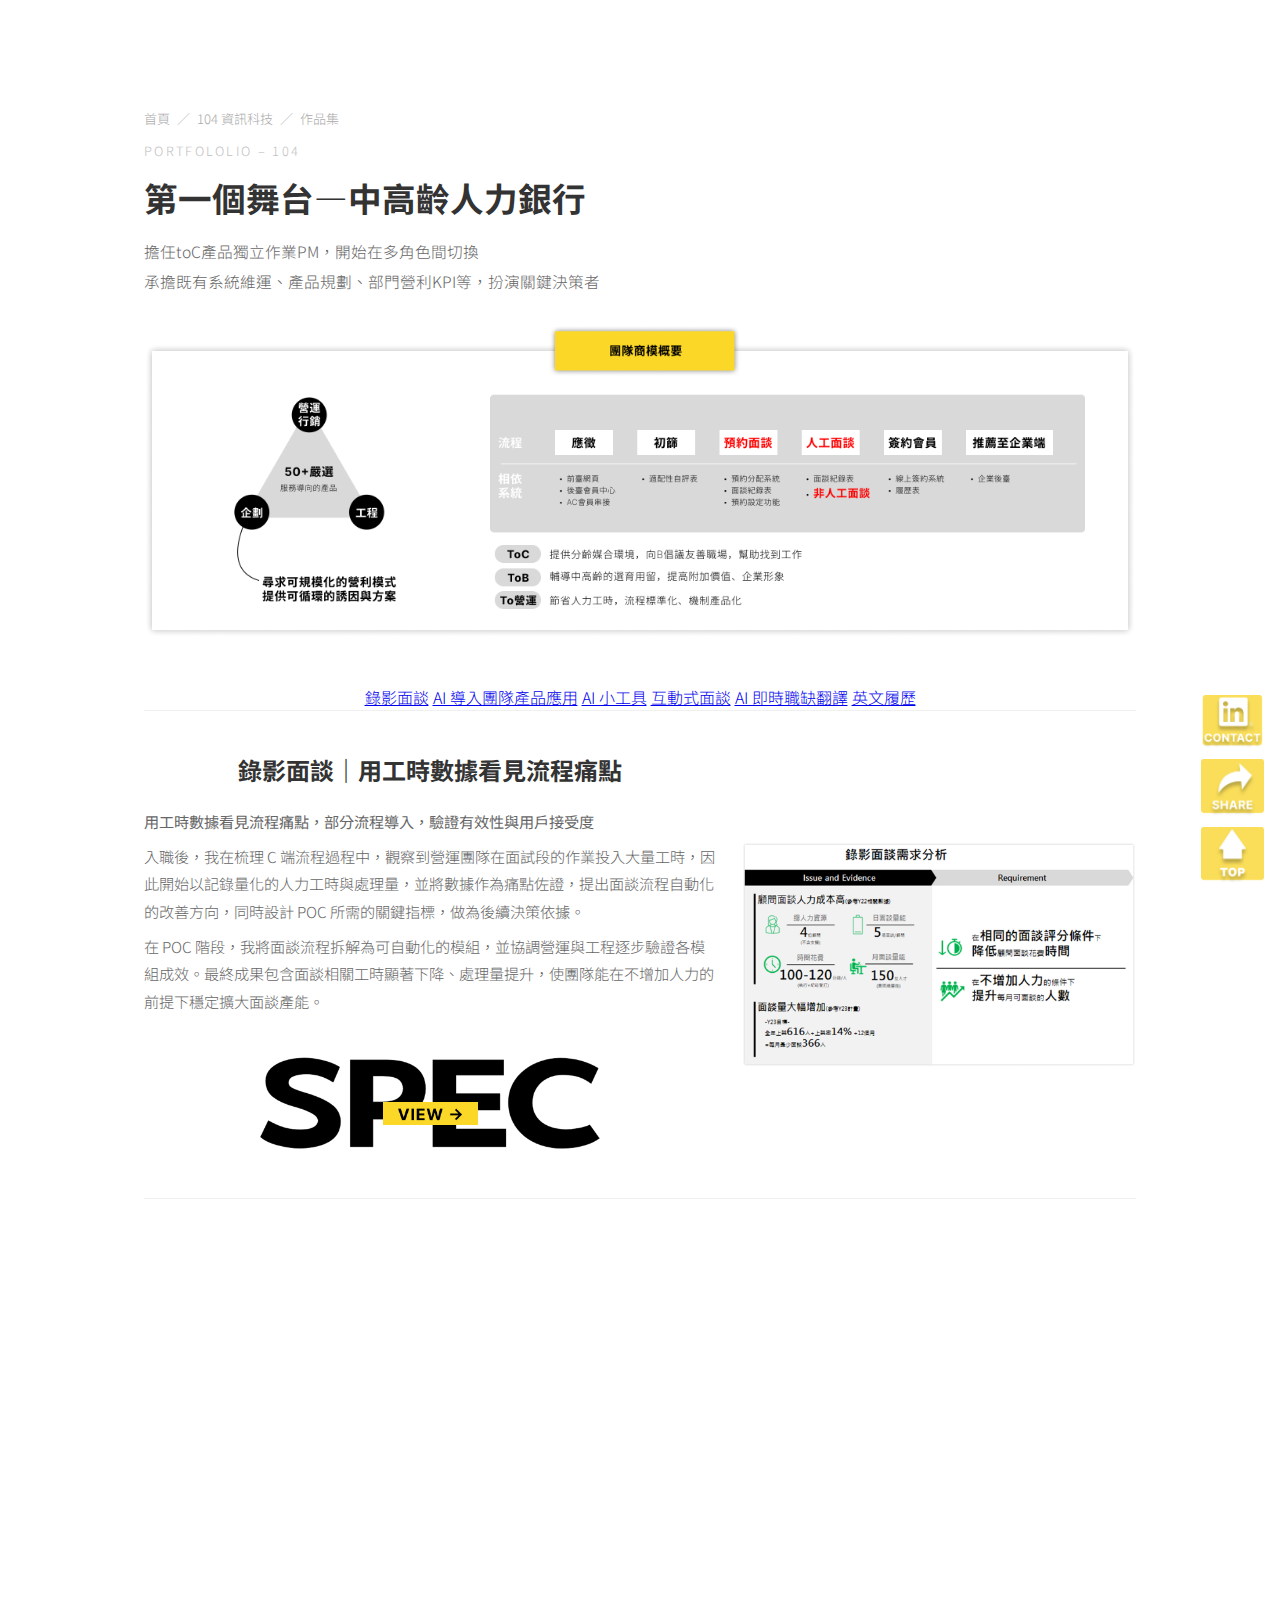
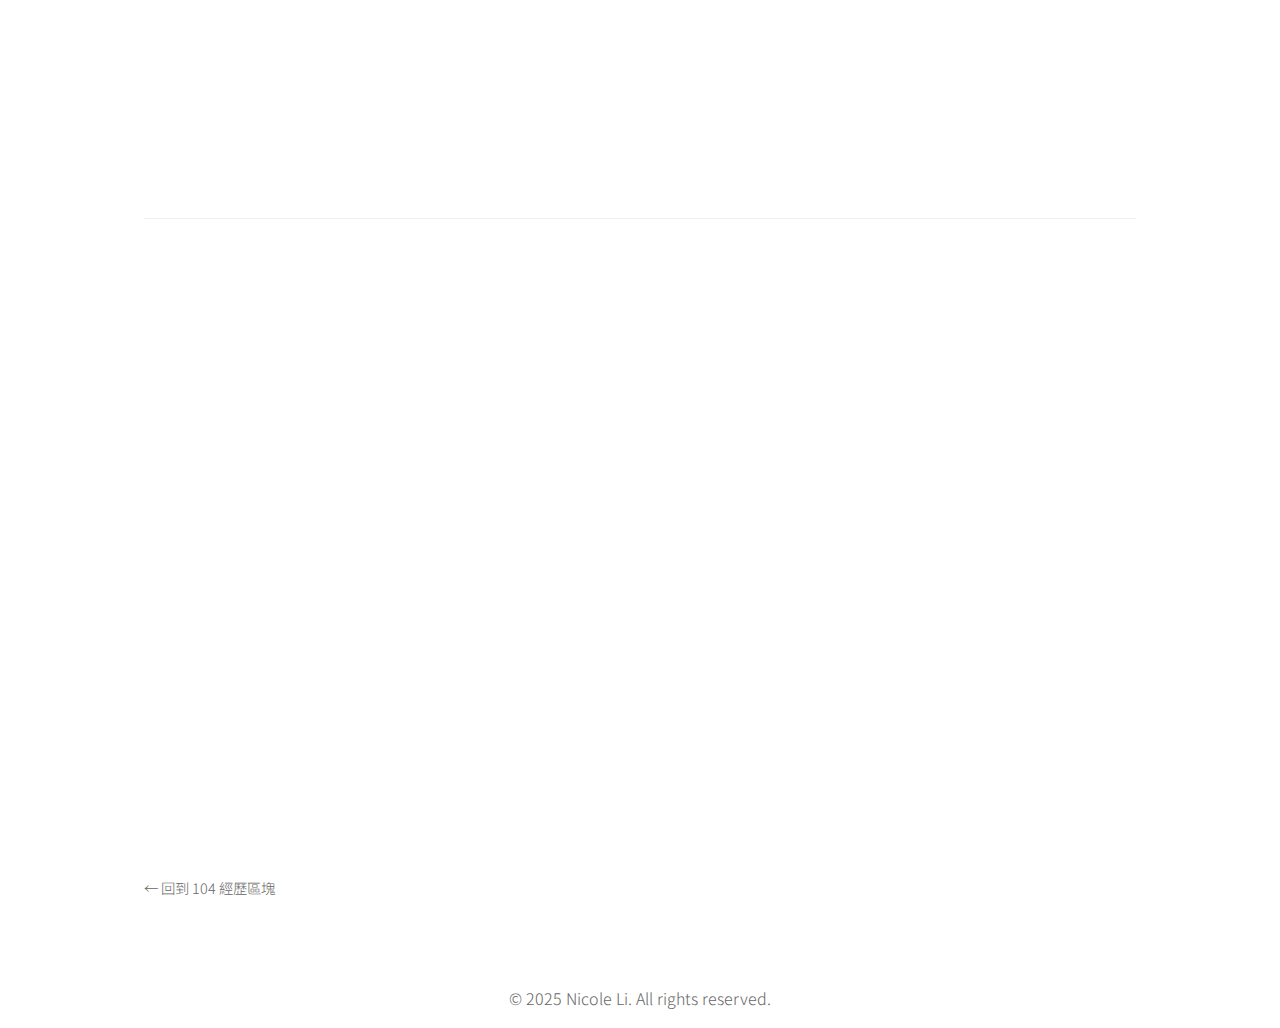
<file: portfolio-104.html>
<!DOCTYPE html>
<html lang="zh-Hant">
<head>
  <meta charset="UTF-8" />
  <meta name="viewport" content="width=device-width, initial-scale=1.0" />
  <title>104 資訊科技作品｜Nicole Li - Portfolio</title>
  <meta name="robots" content="noindex, nofollow" />

  <link rel="stylesheet" href="style.css" />
  <link href="https://fonts.googleapis.com/css2?family=Noto+Sans+TC:wght@300;400;500;700&display=swap" rel="stylesheet" />
</head>

<body>
  <!-- Page Transition -->
  <div id="page-transition">
    <div class="transition-logo">104資訊科技 作品集</div>
  </div>

  <!-- 主要內容 -->
  <main class="portfolio-page">
    <div class="container">

      <!-- Breadcrumb -->
      <nav class="breadcrumb" aria-label="breadcrumb">
        <a href="index.html">首頁</a>
        <span class="breadcrumb-sep">／</span>
        <span>104 資訊科技</span>
        <span class="breadcrumb-sep">／</span>
        <span>作品集</span>
      </nav>

      <!-- Hero 第一屏 -->
      <section class="portfolio-hero">
        <p class="portfolio-eyebrow">PORTFOLOLIO – 104</p>

        <h1 class="portfolio-title">第一個舞台—中高齡人力銀行</h1>

        <p class="portfolio-subtitle">
          擔任toC產品獨立作業PM，開始在多角色間切換<br />
          承擔既有系統維運、產品規劃、部門營利KPI等，扮演關鍵決策者<br />
        </p>

        <div class="portfolio-hero-image">
          <!-- Hero 示意圖，自行換成實際檔案 -->
          <img src="104_01.png" alt="104 高年級50+服務與系統架構示意" />
        </div>
      </section>

      <!-- 子導覽錨點列 -->
      <nav id="portfolioSubnav" class="portfolio-subnav" aria-label="章節快速導覽">
        <div class="portfolio-subnav-inner">
          <a href="#sec-video-interview" class="portfolio-subnav-link">錄影面談</a>
          <a href="#sec-ai-products" class="portfolio-subnav-link">AI 導入團隊產品應用</a>
          <a href="#sec-ai-tools" class="portfolio-subnav-link">AI 小工具</a>
          <a href="#sec-interactive-interview" class="portfolio-subnav-link">互動式面談</a>
          <a href="#sec-ai-translation" class="portfolio-subnav-link">AI 即時職缺翻譯</a>
          <a href="#sec-en-resume" class="portfolio-subnav-link">英文履歷</a>
        </div>
      </nav>

      <!-- 錄影面談 -->
      <section id="sec-video-interview" class="case-section">
        <div class="case-layout">
          <div class="case-text fade-in-left">
            <h2 class="case-title">錄影面談｜用工時數據看見流程痛點</h2>

            <div class="case-block">
              <p><strong>用工時數據看見流程痛點，部分流程導入，驗證有效性與用戶接受度</strong></p>
              <p>
                入職後，我在梳理 C 端流程過程中，觀察到營運團隊在面試段的作業投入大量工時，因此開始以記錄量化的人力工時與處理量，並將數據作為痛點佐證，提出面談流程自動化的改善方向，同時設計 POC 所需的關鍵指標，做為後續決策依據。
              </p>
              <p>
                在 POC 階段，我將面談流程拆解為可自動化的模組，並協調營運與工程逐步驗證各模組成效。最終成果包含面談相關工時顯著下降、處理量提升，使團隊能在不增加人力的前提下穩定擴大面談產能。
              </p>    
            </div>
            <div class="portfolio-cta">
              <a
                href="https://qmbuin.axshare.com/"
                target="_blank"
                rel="noopener"
                class="portfolio-button"
              >
                <img src="104_04.png" alt="錄影面談 SPEC 畫面" />
              </a>
            </div>            
          </div>

          <div class="case-image fade-in-right">
            <!-- 錄影面談示意圖 -->
            <img src="104_02.png" alt="錄影面談工時與流程觀測示意" />
          </div>
        </div>
      </section>

      <!-- AI 導入團隊產品應用 -->
      <section id="sec-ai-products" class="case-section">
        <div class="case-layout">
          <div class="case-image fade-in-left">
            <img src="104_05.png" alt="AI 導入團隊產品應用全貌" />
          </div>

          <div class="case-text fade-in-right">
            <h2 class="case-title">AI導入團隊產品應用</h2>

            <div class="case-block">
            <p><strong>技術必須服務問題，而不是為技術找舞台</strong></p> 
              <p>在推動一系列 AI 專案時，我的核心原則是：技術必須服務問題，而不是為技術找舞台。</p>
              <P>因此，我會先掌握 AI 能為既有產品帶來的價值，整合現成技術，再確認 AI 是否能真正解決使用者痛點且受信任，避免成為免洗的功能噱頭。</P>
              <P>同時，也會特別著眼在 AI 不應成為新的成本來源。例如在中高齡專案中，我透過任務拆解降低運算量；在即時翻譯專案中，則以用戶分群方式，避免所有流量都進入高成本模型，以達到功能效益與成本的平衡。</P>
            
           </div>
          </div>
        </div>
      </section>
      <!-- AI 小工具 -->
      <section id="sec-ai-tools" class="case-section">
        <div class="case-layout">
          <div class="case-text fade-in-left">
            <h2 class="case-title">多模態AI 面談流程設計</h2>

            <div class="case-block">              
              <p>在 50+ 專案中，我採用「以終為始」的心態設計 AI 面談流程。</p>
              <p>最終目的是期望流程能依不同職類，讓 AI 選用合適提問模組，在過程中透過短問答搭配語意分析，判斷候選人是否需要補答、跳題或重新錄製，確保產出的面談內容更完整、也更符合後端審核需求。</p>
              <P>整體流程串接多模態結構，ChatGPT 用於提問邏輯、答案評估與追問生成；Whisper 負責語音轉文字；最後回到錄影面談 UI，協助候選人順順完成流程。</P>
              <P>這項設計能讓面談內容的品質大幅提升，也讓後續審核端能收到更乾淨、結構化的資料，降低人工補件或解釋成本。</P>
            </div>
            </div>
          <div class="case-image fade-in-right">
            <img src="104_06.png" alt="AI 小工具流程示意" />
          
         </div>   
        </div>
      </section>
      <!---------------- 先改到這 ------------------>

      <!-- 互動式面談 -->
      <section id="sec-interactive-interview" class="case-section">
        <div class="case-layout">
          <div class="case-image fade-in-left">
            <img src="104_04.png" alt="互動式面談介面與流程示意" />
          </div>

          <div class="case-text fade-in-right">
            <h2 class="case-title">互動式面談｜Avatar + GPT + STT 的虛擬顧問</h2>

            <div class="case-block">
              <h3>SITUATION</h3>
              <p>
                傳統人工面談耗時，且顧問品質不一，難以同時兼顧效率與一致性；
                但完全改成表單填寫，又會大幅犧牲使用體驗。
              </p>
            </div>

            <div class="case-block">
              <h3>TASK</h3>
              <p>
                設計一套能兼顧「對話感」與「結構化」的互動式面談，
                讓求職者覺得自然，顧問又能快速掌握重點。
              </p>
            </div>

            <div class="case-block">
              <h3>ACTION</h3>
              <ul>
                <li>結合 Avatar、語音辨識（STT）與 GPT 語意判斷，讓求職者能用自然語言回答。</li>
                <li>以 UJM 拆解面談流程，定義每一段對話要產出的資訊欄位。</li>
                <li>設計顧問端檢視畫面，讓 AI 產出的結論可被快速校正與補充。</li>
              </ul>
            </div>

            <div class="case-block">
              <h3>RESULT</h3>
              <p>
                工時下降、覆蓋率提升，並讓 AI 面談變成顧問日常工作的一部分，
                而非額外多出來的新系統。
              </p>
            </div>

            <div class="case-cta-row">
              <a
                href="https://www.figma.com/proto/np7CmAfaZp0pch0sOxXhXw/Untitled?node-id=98-243&t=7Zpj6e3XBfBP2MiW-1"
                target="_blank"
                rel="noopener"
                class="spec-proto-btn"
              >
                PROTOTYPE
              </a>
            </div>
          </div>
        </div>
      </section>

      <!-- AI 即時職缺翻譯 -->
      <section id="sec-ai-translation" class="case-section">
        <div class="case-layout">
          <div class="case-text fade-in-left">
            <h2 class="case-title">AI 即時職缺翻譯｜讓外籍求職者看懂在地職缺</h2>

            <div class="case-block">
              <h3>SITUATION</h3>
              <p>
                外籍求職者在 104 上看到的大多是中文職缺，理解門檻高，
                也導致投遞意願與整體滿意度不足。
              </p>
            </div>

            <div class="case-block">
              <h3>TASK</h3>
              <p>
                在成本可控的前提下，提供「即時、可理解、保留關鍵資訊」的職缺翻譯，
                並兼顧企業端風險與品牌感受。
              </p>
            </div>

            <div class="case-block">
              <h3>ACTION</h3>
              <ul>
                <li>依語系與流量規模設計翻譯策略，並搭配快取與分級處理降低成本。</li>
                <li>定義翻譯品質檢查與例外處理流程，避免錯譯造成爭議。</li>
                <li>將使用情境與成效納入整體國際化 Roadmap，而非單一功能。</li>
              </ul>
            </div>

            <div class="case-block">
              <h3>RESULT</h3>
              <p>
                外籍求職者能快速理解在地職缺內容，提升投遞與滿意度，
                也為後續多語履歷、企業分群等功能打下基礎。
              </p>
            </div>

            <div class="case-cta-row">
              <a
                href="https://rxrscr.axshare.com/start.html#p=%E8%81%B7%E7%BC%BA%E9%A0%81_1&id=ll0k1w"
                target="_blank"
                rel="noopener"
                class="spec-proto-btn"
              >
                SPEC
              </a>
            </div>
          </div>

          <div class="case-image fade-in-right">
            <img src="104_05.png" alt="AI 即時職缺翻譯介面示意" />
          </div>
        </div>
      </section>

      <!-- 英文履歷 -->
      <section id="sec-en-resume" class="case-section">
        <div class="case-layout">
          <div class="case-image fade-in-left">
            <img src="104_06.png" alt="英文履歷與多語資料結構示意" />
          </div>

          <div class="case-text fade-in-right">
            <h2 class="case-title">英文履歷｜為多語生態打底的資料結構設計</h2>

            <div class="case-block">
              <h3>SITUATION & TASK</h3>
              <p>
                外籍專區與多語職缺要真正成立，需要從履歷結構開始調整，
                讓同一份資料能在不同語言、不同前端呈現上被重複利用。
              </p>
            </div>

            <div class="case-block">
              <h3>ACTION</h3>
              <ul>
                <li>重新設計履歷欄位與語系結構，支援中英雙語與未來擴充。</li>
                <li>與工程合作定義 API 與欄位對應，確保前後端理解一致。</li>
                <li>將英文履歷與 AI 摘要、職缺翻譯等功能串成「多語求職體驗」。</li>
              </ul>
            </div>

            <div class="case-block">
              <h3>RESULT</h3>
              <p>
                不只完成英文履歷功能，也讓 104 在國際化產品路線上有清楚的基礎設計，
                後續功能能在同一套結構上疊加。
              </p>
            </div>
          </div>
        </div>
      </section>

      <!-- 回上一頁 -->
      <div class="portfolio-back">
        <a href="index.html#experience-104" class="portfolio-back-link">← 回到 104 經歷區塊</a>
      </div>

    </div>
  </main>

  <!-- 全站懸浮操作按鈕（作品頁版） -->
  <div
    id="floatingActions"
    class="floating-actions"
    aria-label="快速操作按鈕"
  >
    <!-- 聯絡：直接開 LinkedIn 新分頁 -->
    <button
      type="button"
      class="floating-icon-btn"
      id="fabContact"
      aria-label="聯絡我（LinkedIn）"
    >
      <img src="contact.png" alt="Contact" />
    </button>

    <!-- 分享：複製連結 / 原生分享 -->
    <button
      type="button"
      class="floating-icon-btn"
      data-action="share"
      aria-label="分享這個作品集"
    >
      <img src="share.png" alt="Share" />
    </button>

    <!-- 回到頂部 -->
    <button
      type="button"
      class="floating-icon-btn"
      data-action="top"
      aria-label="回到頂部"
    >
      <img src="top.png" alt="回到頂部" />
    </button>
  </div>

  <!-- 動畫 script：跟群光作品頁相同 -->
  <script>
    // Page transition
    window.addEventListener("load", () => {
      const pt = document.getElementById("page-transition");
      if (!pt) return;
      pt.classList.add("hide");
    });

    // 左右滑入動畫
    document.addEventListener("DOMContentLoaded", function () {
      const animatedElements = document.querySelectorAll(
        ".fade-in-left, .fade-in-right"
      );

      const observer = new IntersectionObserver(
        (entries) => {
          entries.forEach((entry) => {
            if (entry.isIntersecting) {
              entry.target.classList.add("in-view");
            }
          });
        },
        { threshold: 0.2 }
      );

      animatedElements.forEach((el) => observer.observe(el));
    });
  </script>

  <!-- 子導覽 + 浮動按鈕行為：沿用群光作品頁 -->
  <script>
    document.addEventListener('DOMContentLoaded', function () {
      // ============================
      // 子導覽：手機版 MoMo 式顯示
      // ============================
      const subnav = document.getElementById('portfolioSubnav');

      if (subnav) {
        const THRESHOLD = 140;

        const handleScroll = () => {
          const isMobile = window.innerWidth <= 768;

          // 桌機：不做 MoMo 動畫，保持原本 sticky 行為
          if (!isMobile) {
            subnav.classList.remove('is-visible');
            return;
          }

          const current = window.scrollY;
          if (current > THRESHOLD) {
            subnav.classList.add('is-visible');
          } else {
            subnav.classList.remove('is-visible');
          }
        };

        handleScroll();
        window.addEventListener('scroll', handleScroll);
        window.addEventListener('resize', handleScroll);
      }

      // ============================
      // 浮動按鈕：聯絡 / 分享 / 回頂部
      // ============================

      // 聯絡：直接開 LinkedIn
      const fabContact = document.getElementById('fabContact');
      if (fabContact) {
        fabContact.addEventListener('click', () => {
          window.open(
            'https://www.linkedin.com/in/%E6%99%8F%E6%85%88-%E6%9D%8E-183172212',
            '_blank',
            'noopener'
          );
        });
      }

      // 分享 & 回頂部：用 data-action 共用
      function handleAction(action) {
        switch (action) {
          case 'top':
            window.scrollTo({ top: 0, behavior: 'smooth' });
            break;

          case 'share': {
            const url = window.location.href;

            // 手機：優先原生分享
            if (window.innerWidth < 768 && navigator.share) {
              navigator
                .share({
                  title: document.title,
                  url
                })
                .catch(() => {});
              return;
            }

            // 桌機：複製連結 + 提示
            if (navigator.clipboard && navigator.clipboard.writeText) {
              navigator.clipboard
                .writeText(url)
                .then(() => {
                  alert('連結已複製，歡迎分享給對這份作品集有興趣的人。');
                })
                .catch(() => {
                  prompt('無法自動複製，請手動複製這段連結：', url);
                });
            } else {
              prompt('請手動複製這段連結：', url);
            }
            break;
          }

          default:
            break;
        }
      }

      const actionButtons = document.querySelectorAll('[data-action]');
      actionButtons.forEach(btn => {
        btn.addEventListener('click', () => {
          const action = btn.getAttribute('data-action');
          if (action) handleAction(action);
        });
      });
    });
  </script>

  <footer class="footer">
    <div class="container">
      <p>© 2025 Nicole Li. All rights reserved.</p>
    </div>
  </footer>
</body>
</html>
</file>
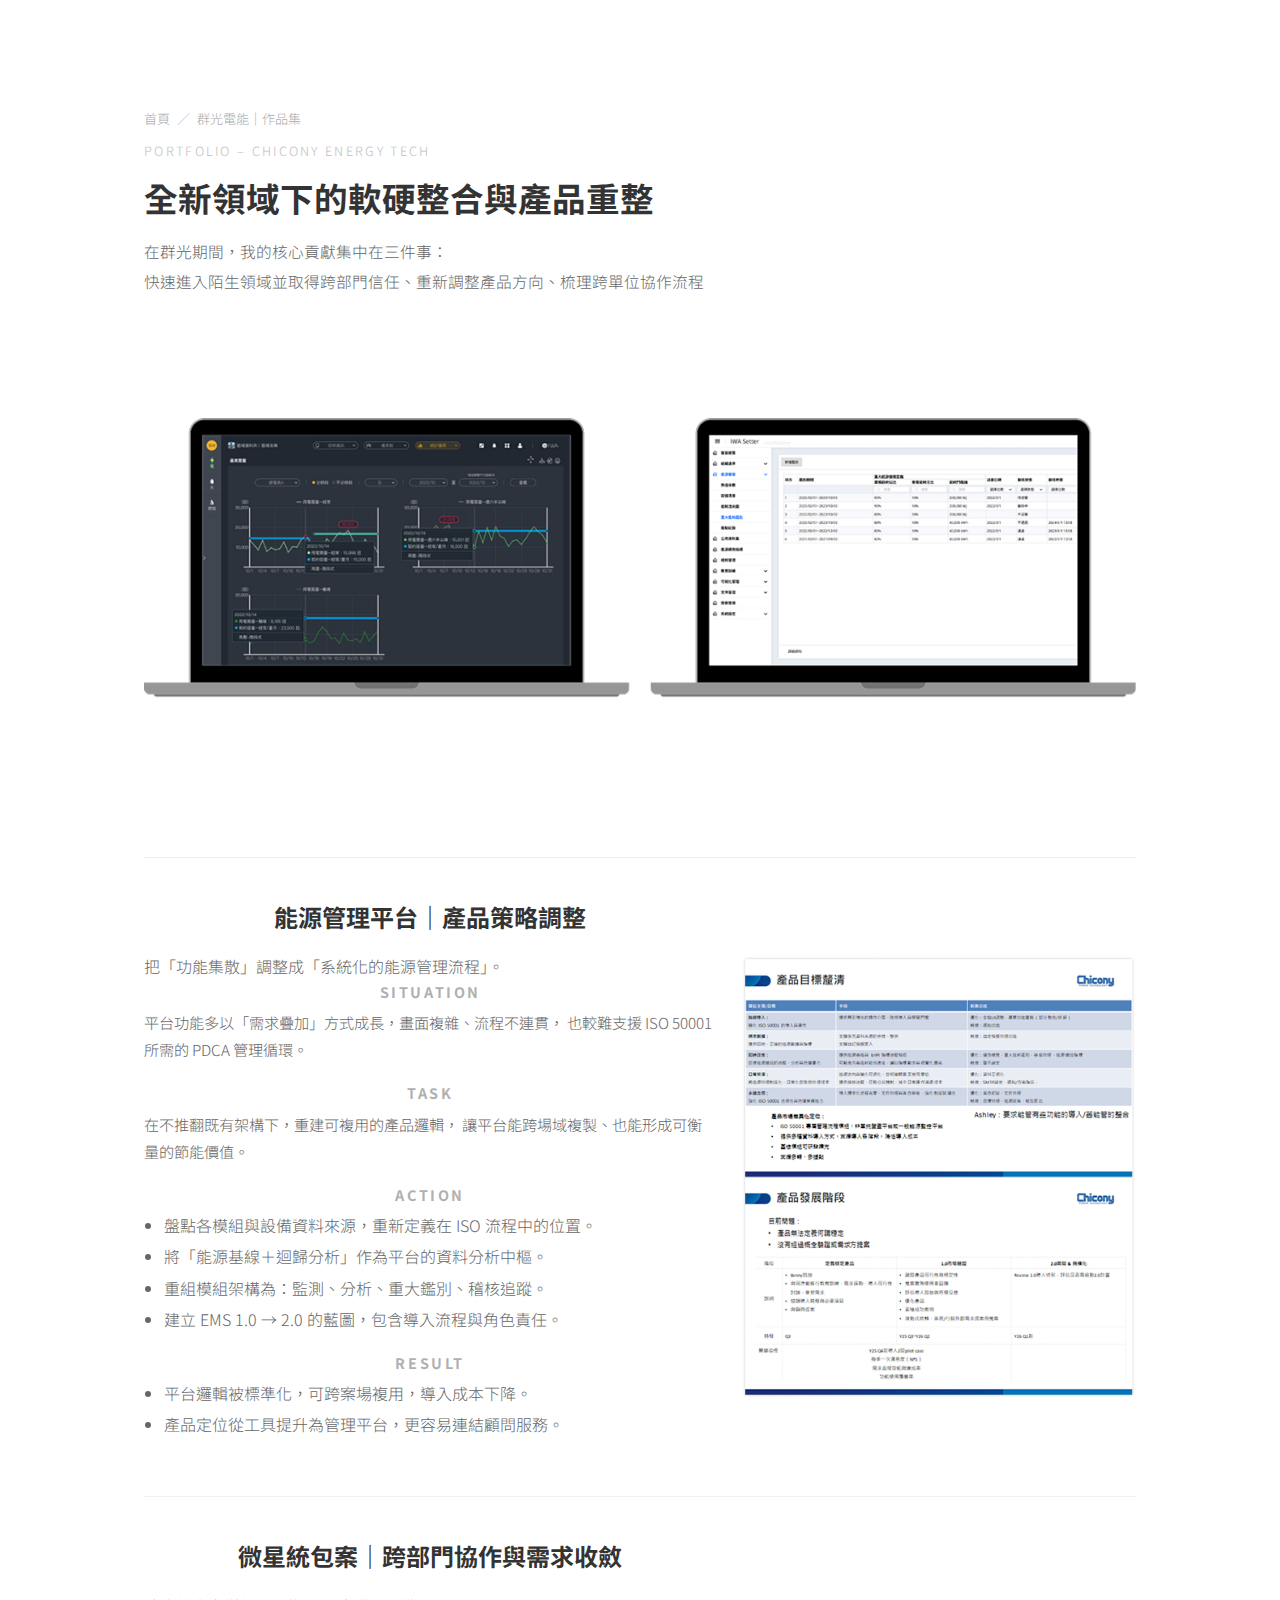
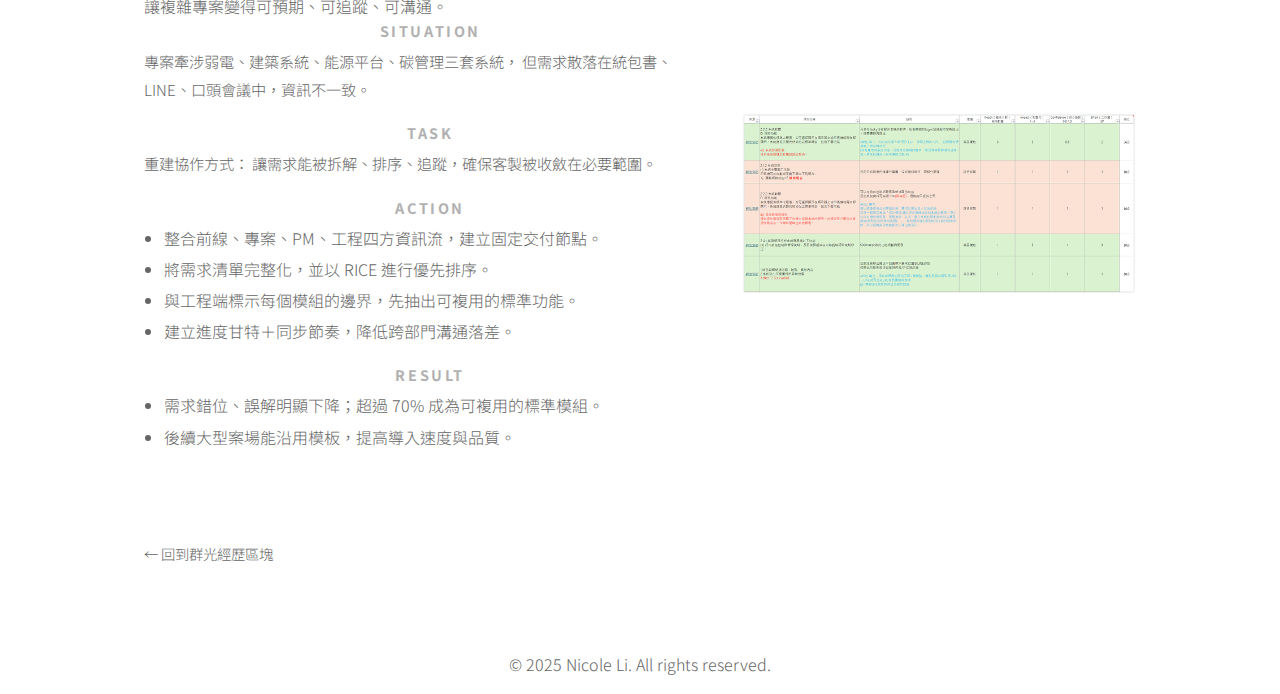
<file: portfolio-chicony.html>
<!DOCTYPE html>
<html lang="zh-Hant">
<head>
  <meta charset="UTF-8" />
  <meta name="viewport" content="width=device-width, initial-scale=1.0" />
  <title>群光電能作品｜Nicole Li - Portfolio</title>
  <meta name="robots" content="noindex, nofollow" />

  <!-- 共用 CSS -->
  <link rel="stylesheet" href="style.css" />
  <link href="https://fonts.googleapis.com/css2?family=Noto+Sans+TC:wght@300;400;500;700&display=swap" rel="stylesheet" />
</head>

<body>

   <!-- -------------------------------
        主要內容
  ---------------------------------->
  <main class="portfolio-page">
    <div class="container">

      <!-- Breadcrumb -->
      <nav class="breadcrumb">
        <a href="index.html">首頁</a>
        <span class="breadcrumb-sep">／</span>
        <span>群光電能｜作品集</span>
      </nav>

      <!-- Hero -->
      <section class="portfolio-hero">
        <p class="portfolio-eyebrow">PORTFOLIO – CHICONY ENERGY TECH</p>

        <h1 class="portfolio-title">全新領域下的軟硬整合與產品重整</h1>

        <p class="portfolio-subtitle">
          在群光期間，我的核心貢獻集中在三件事：<br />
          快速進入陌生領域並取得跨部門信任、重新調整產品方向、梳理跨單位協作流程<br />
        </p>
        <!-- Hero Image -->
        <div class="portfolio-hero-image">
          <img src="chicony1.png" alt="能源管理平台與 IWA Setter 畫面">
        </div>
      </section>

      <!-- -----------------------
            案例一：能源管理平台
      -------------------------->
      <section id="ems" class="case-section">
        <div class="case-layout">
          <div class="case-text">

            <h2 class="case-title">能源管理平台｜產品策略調整</h2>
            <div class="case-tagline">把「功能集散」調整成「系統化的能源管理流程」。</div>

            <div class="case-block">
              <h3>SITUATION</h3>
              <p>
                平台功能多以「需求疊加」方式成長，畫面複雜、流程不連貫，  
                也較難支援 ISO 50001 所需的 PDCA 管理循環。
              </p>
            </div>

            <div class="case-block">
              <h3>TASK</h3>
              <p>
                在不推翻既有架構下，重建可複用的產品邏輯，  
                讓平台能跨場域複製、也能形成可衡量的節能價值。
              </p>
            </div>

            <div class="case-block">
              <h3>ACTION</h3>
              <ul>
                <li>盤點各模組與設備資料來源，重新定義在 ISO 流程中的位置。</li>
                <li>將「能源基線＋迴歸分析」作為平台的資料分析中樞。</li>
                <li>重組模組架構為：監測、分析、重大鑑別、稽核追蹤。</li>
                <li>建立 EMS 1.0 → 2.0 的藍圖，包含導入流程與角色責任。</li>
              </ul>
            </div>

            <div class="case-block">
              <h3>RESULT</h3>
              <ul>
                <li>平台邏輯被標準化，可跨案場複用，導入成本下降。</li>
                <li>產品定位從工具提升為管理平台，更容易連結顧問服務。</li>
              </ul>
            </div>

          </div>

          <div class="case-image">
            <img src="chicony2.png" alt="能源管理平台目標剪報">
          </div>
        </div>
      </section>

      <!-- -----------------------
            案例二：MSI 統包案
      -------------------------->
      <section id="msi" class="case-section">
        <div class="case-layout case-layout-reverse">
          <div class="case-text">

            <h2 class="case-title">微星統包案｜跨部門協作與需求收斂</h2>
            <div class="case-tagline">讓複雜專案變得可預期、可追蹤、可溝通。</div>

            <div class="case-block">
              <h3>SITUATION</h3>
              <p>
                專案牽涉弱電、建築系統、能源平台、碳管理三套系統，  
                但需求散落在統包書、LINE、口頭會議中，資訊不一致。
              </p>
            </div>

            <div class="case-block">
              <h3>TASK</h3>
              <p>
                重建協作方式：  
                讓需求能被拆解、排序、追蹤，確保客製被收斂在必要範圍。
              </p>
            </div>

            <div class="case-block">
              <h3>ACTION</h3>
              <ul>
                <li>整合前線、專案、PM、工程四方資訊流，建立固定交付節點。</li>
                <li>將需求清單完整化，並以 RICE 進行優先排序。</li>
                <li>與工程端標示每個模組的邊界，先抽出可複用的標準功能。</li>
                <li>建立進度甘特＋同步節奏，降低跨部門溝通落差。</li>
              </ul>
            </div>

            <div class="case-block">
              <h3>RESULT</h3>
              <ul>
                <li>需求錯位、誤解明顯下降；超過 70% 成為可複用的標準模組。</li>
                <li>後續大型案場能沿用模板，提高導入速度與品質。</li>
              </ul>
            </div>

          </div>

          <div class="case-image">
            <img src="chicony3.png" alt="MSI RICE 表格剪報">
          </div>
        </div>
      </section>

      <!-- 返回按鈕 -->
      <div class="portfolio-back">
        <a href="index.html#experience-2025" class="portfolio-back-link">← 回到群光經歷區塊</a>
      </div>

    </div>
  </main>

  <footer class="footer">
    <div class="container">
      <p>© 2025 Nicole Li. All rights reserved.</p>
    </div>
  </footer>

</body>
</html>
</file>
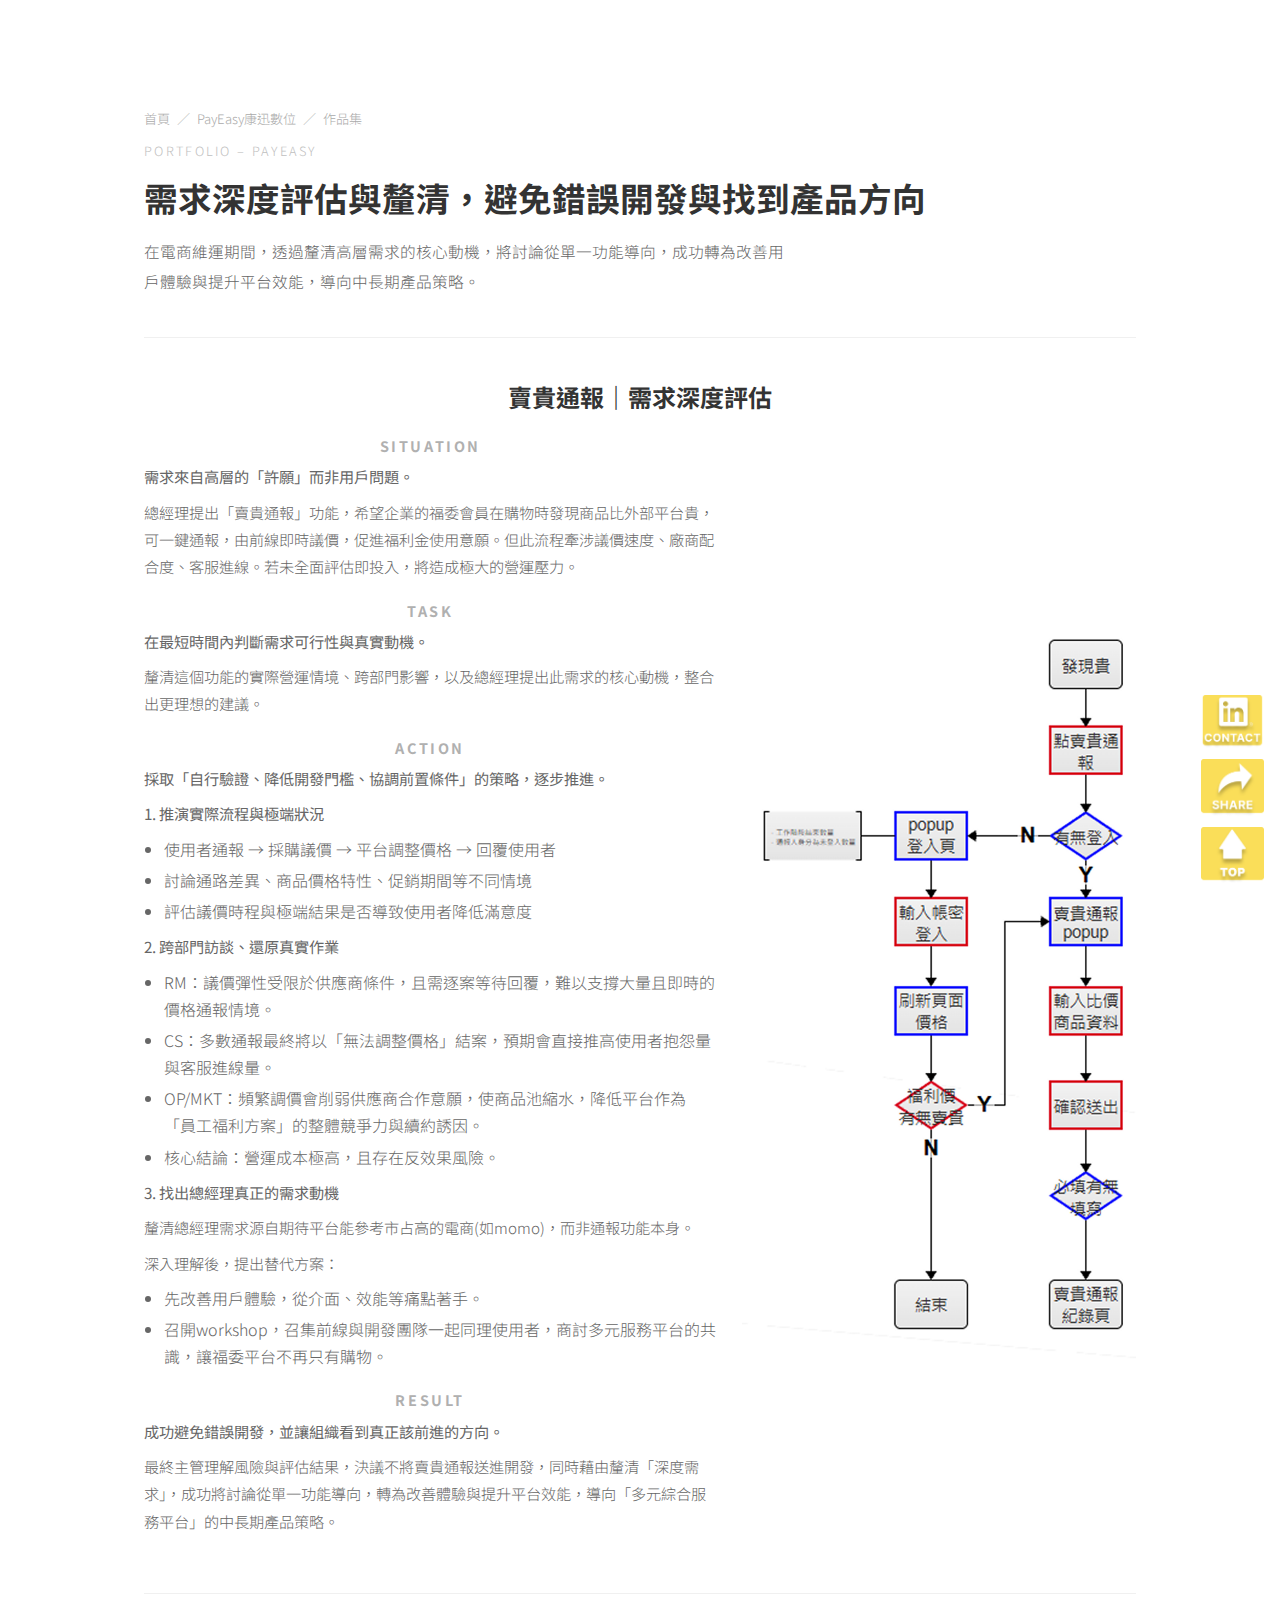
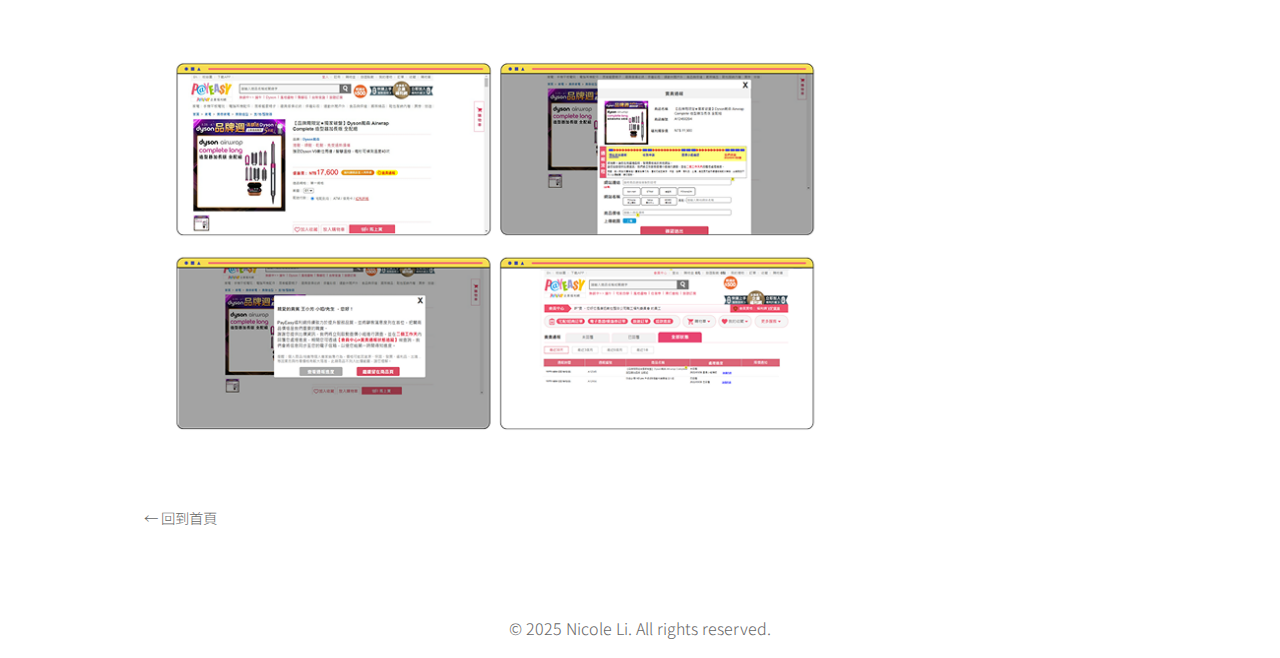
<file: portfolio-payeasy.html>
<!DOCTYPE html>
<html lang="zh-Hant">
<head>
  <meta charset="UTF-8" />
  <meta name="viewport" content="width=device-width, initial-scale=1.0" />
  <title>PayEasy康迅數位作品｜Nicole Li - Portfolio</title>
  <meta name="robots" content="noindex, nofollow" />

  <link rel="stylesheet" href="style.css" />
  <link href="https://fonts.googleapis.com/css2?family=Noto+Sans+TC:wght@300;400;500;700&display=swap" rel="stylesheet" />
</head>

<body>
<div id="page-transition">
  <div class="transition-logo">PayEasy康迅數位 作品集</div>
</div>
  <main class="portfolio-page">
    <div class="container">

      <nav class="breadcrumb" aria-label="breadcrumb">
        <a href="index.html">首頁</a>
        <span class="breadcrumb-sep">／</span>
        <span>PayEasy康迅數位</span>
        <span class="breadcrumb-sep">／</span>
        <span>作品集</span>
      </nav>

      <section class="portfolio-hero">
        <p class="portfolio-eyebrow">PORTFOLIO – PayEasy</p>

        <h1 class="portfolio-title">需求深度評估與釐清，避免錯誤開發與找到產品方向</h1>

        <p class="portfolio-subtitle">
          在電商維運期間，透過釐清高層需求的核心動機，將討論從單一功能導向，成功轉為改善用戶體驗與提升平台效能，導向中長期產品策略。
        </p>

        </section>
      
      <section id="pez-section-intro" class="case-section case-section-intro">
        <h2 class="case-title">賣貴通報｜需求深度評估</h2>
        <div class="case-layout case-layout-horizontal">
            
          <div class="case-text fade-in-left">            
            <div class="case-block">
              <h3>SITUATION</h3>
              <p><strong>需求來自高層的「許願」而非用戶問題。</strong></p>
              <p>總經理提出「賣貴通報」功能，希望企業的福委會員在購物時發現商品比外部平台貴，可一鍵通報，由前線即時議價，促進福利金使用意願。但此流程牽涉議價速度、廠商配合度、客服進線。若未全面評估即投入，將造成極大的營運壓力。</p>
            </div>

            <div class="case-block">
              <h3>TASK</h3>
              <p><strong>在最短時間內判斷需求可行性與真實動機。</strong></p>
              <p>釐清這個功能的實際營運情境、跨部門影響，以及總經理提出此需求的核心動機，整合出更理想的建議。</p>
            </div>

            <div class="case-block">
              <h3>ACTION</h3>
              <p><strong>採取「自行驗證、降低開發門檻、協調前置條件」的策略，逐步推進。</strong></p>

              <p><strong>1. 推演實際流程與極端狀況</strong></p>
              <ul>
                <li>使用者通報 → 採購議價 → 平台調整價格 → 回覆使用者</li>
                <li>討論通路差異、商品價格特性、促銷期間等不同情境</li>
                <li>評估議價時程與極端結果是否導致使用者降低滿意度</li>
              </ul>

              <p><strong>2. 跨部門訪談、還原真實作業</strong></p>
              <ul>
                <li>RM：議價彈性受限於供應商條件，且需逐案等待回覆，難以支撐大量且即時的價格通報情境。</li>
                <li>CS：多數通報最終將以「無法調整價格」結案，預期會直接推高使用者抱怨量與客服進線量。</li>
                <li>OP/MKT：頻繁調價會削弱供應商合作意願，使商品池縮水，降低平台作為「員工福利方案」的整體競爭力與續約誘因。</li>
                <li>核心結論：營運成本極高，且存在反效果風險。</li>
              </ul>

              <p><strong>3. 找出總經理真正的需求動機</strong></p>
              <p>釐清總經理需求源自期待平台能參考市占高的電商(如momo)，而非通報功能本身。</p>
              <p>深入理解後，提出替代方案：</p>
              <ul>
                <li>先改善用戶體驗，從介面、效能等痛點著手。</li>
                <li>召開workshop，召集前線與開發團隊一起同理使用者，商討多元服務平台的共識，讓福委平台不再只有購物。</li>
              </ul>
            </div>

            <div class="case-block">
              <h3>RESULT</h3>
              <p><strong>成功避免錯誤開發，並讓組織看到真正該前進的方向。</strong></p>
              <p>最終主管理解風險與評估結果，決議不將賣貴通報送進開發，同時藉由釐清「深度需求」，成功將討論從單一功能導向，轉為改善體驗與提升平台效能，導向「多元綜合服務平台」的中長期產品策略。</p>
            </div>
          </div>

          <div class="case-image fade-in-right">
            <img src="PEZ_01.png" alt="賣貴通報需求流程圖" />
          </div>

        </div>
      </section>

      <section id="pez-section-image" class="case-section case-section-image">
        <div class="case-layout case-layout-full-image fade-in-up">
            <img src="PEZ_02.png" alt="PayEasy 賣貴通報整體畫面示意圖" />
        </div>
      </section>

      <div class="portfolio-back">
        <a href="index.html" class="portfolio-back-link">← 回到首頁</a>
      </div>

    </div>
  </main>

  <div
    id="floatingActions"
    class="floating-actions"
    aria-label="快速操作按鈕"
  >
    <button
      type="button"
      class="floating-icon-btn"
      id="fabContact"
      aria-label="聯絡我（LinkedIn）"
    >
      <img src="contact.png" alt="Contact" />
    </button>

    <button
      type="button"
      class="floating-icon-btn"
      data-action="share"
      aria-label="分享這個作品集"
    >
      <img src="share.png" alt="Share" />
    </button>

    <button
      type="button"
      class="floating-icon-btn"
      data-action="top"
      aria-label="回到頂部"
    >
      <img src="top.png" alt="回到頂部" />
    </button>
  </div>

  <script>
    window.addEventListener("load", () => {
      const pt = document.getElementById("page-transition");
      if (!pt) return;
      pt.classList.add("hide");
    });
  </script>

  <script>
    document.addEventListener("DOMContentLoaded", function () {
      const animatedElements = document.querySelectorAll(
        ".fade-in-left, .fade-in-right, .fade-in-up" // 新增 .fade-in-up 給獨立圖片
      );

      const observer = new IntersectionObserver(
        (entries) => {
          entries.forEach((entry) => {
            if (entry.isIntersecting) {
              entry.target.classList.add("in-view");
            }
          });
        },
        { threshold: 0.2 }
      );

      animatedElements.forEach((el) => observer.observe(el));
    });
  </script>

  <script>
    document.addEventListener('DOMContentLoaded', function () {
      // 由於沒有 portfolioSubnav 元素，子導覽的邏輯會自動跳過。

      // ============================
      // 浮動按鈕：聯絡 / 分享 / 回頂部（沿用你原本的邏輯）
      // ============================

      // 聯絡：直接開 LinkedIn (保持原頁面的 URL)
      const fabContact = document.getElementById('fabContact');
      if (fabContact) {
        fabContact.addEventListener('click', () => {
          window.open(
            'https://www.linkedin.com/in/%E6%99%8F%E6%85%88-%E6%9D%8E-183172212',
            '_blank',
            'noopener'
          );
        });
      }

      // 分享 & 回頂部：用 data-action 共用
      function handleAction(action) {
        switch (action) {
          case 'top':
            window.scrollTo({ top: 0, behavior: 'smooth' });
            break;

          case 'share': {
            const url = window.location.href;

            // 手機：優先原生分享
            if (window.innerWidth < 768 && navigator.share) {
              navigator
                .share({
                  title: document.title,
                  url
                })
                .catch(() => {});
              return;
            }

            // 桌機：複製連結 + 提示
            if (navigator.clipboard && navigator.clipboard.writeText) {
              navigator.clipboard
                .writeText(url)
                .then(() => {
                  alert('連結已複製，歡迎分享給對這份作品集有興趣的人。');
                })
                .catch(() => {
                  prompt('無法自動複製，請手動複製這段連結：', url);
                });
            } else {
              prompt('請手動複製這段連結：', url);
            }
            break;
          }

          default:
            break;
        }
      }

      const actionButtons = document.querySelectorAll('[data-action]');
      actionButtons.forEach(btn => {
        btn.addEventListener('click', () => {
          const action = btn.getAttribute('data-action');
          if (action) handleAction(action);
        });
      });
    });
  </script>


  <footer class="footer">
    <div class="container">
      <p>© 2025 Nicole Li. All rights reserved.</p>
    </div>
  </footer>

</body>
</html>
</file>
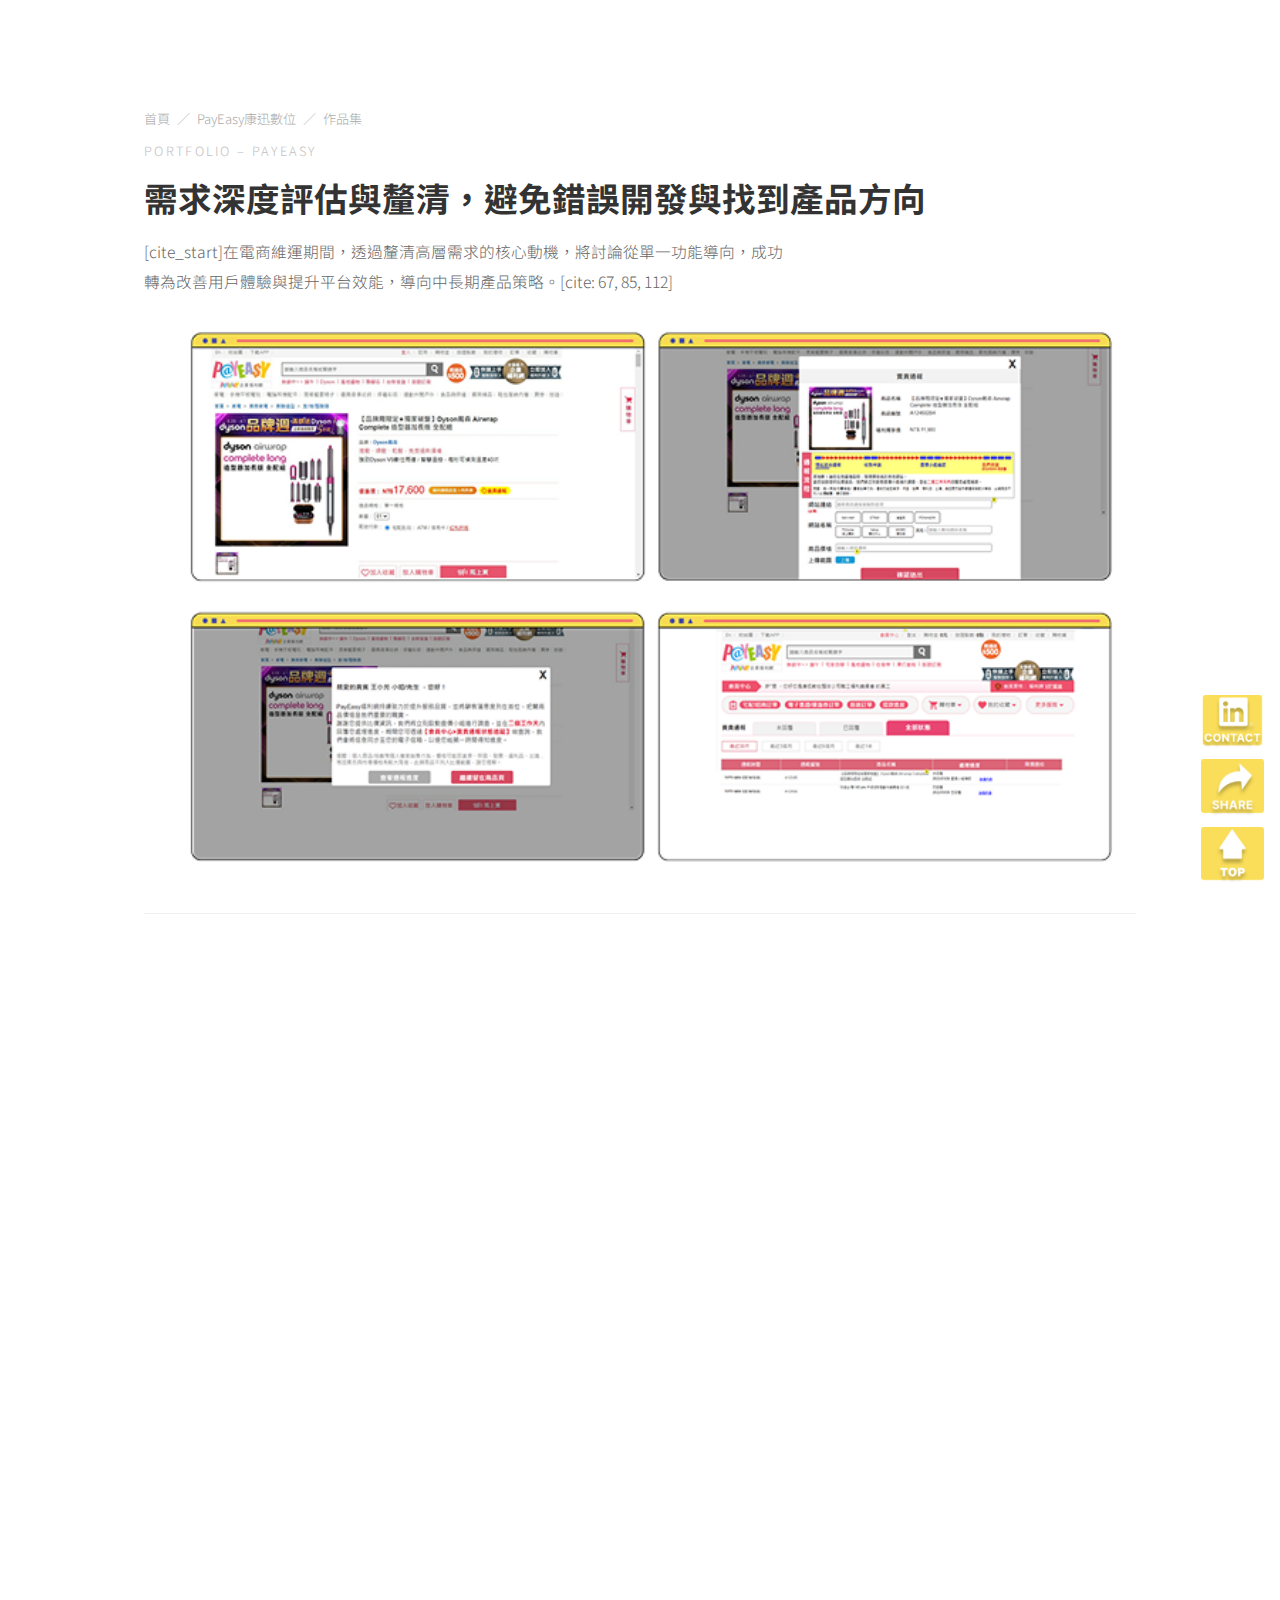
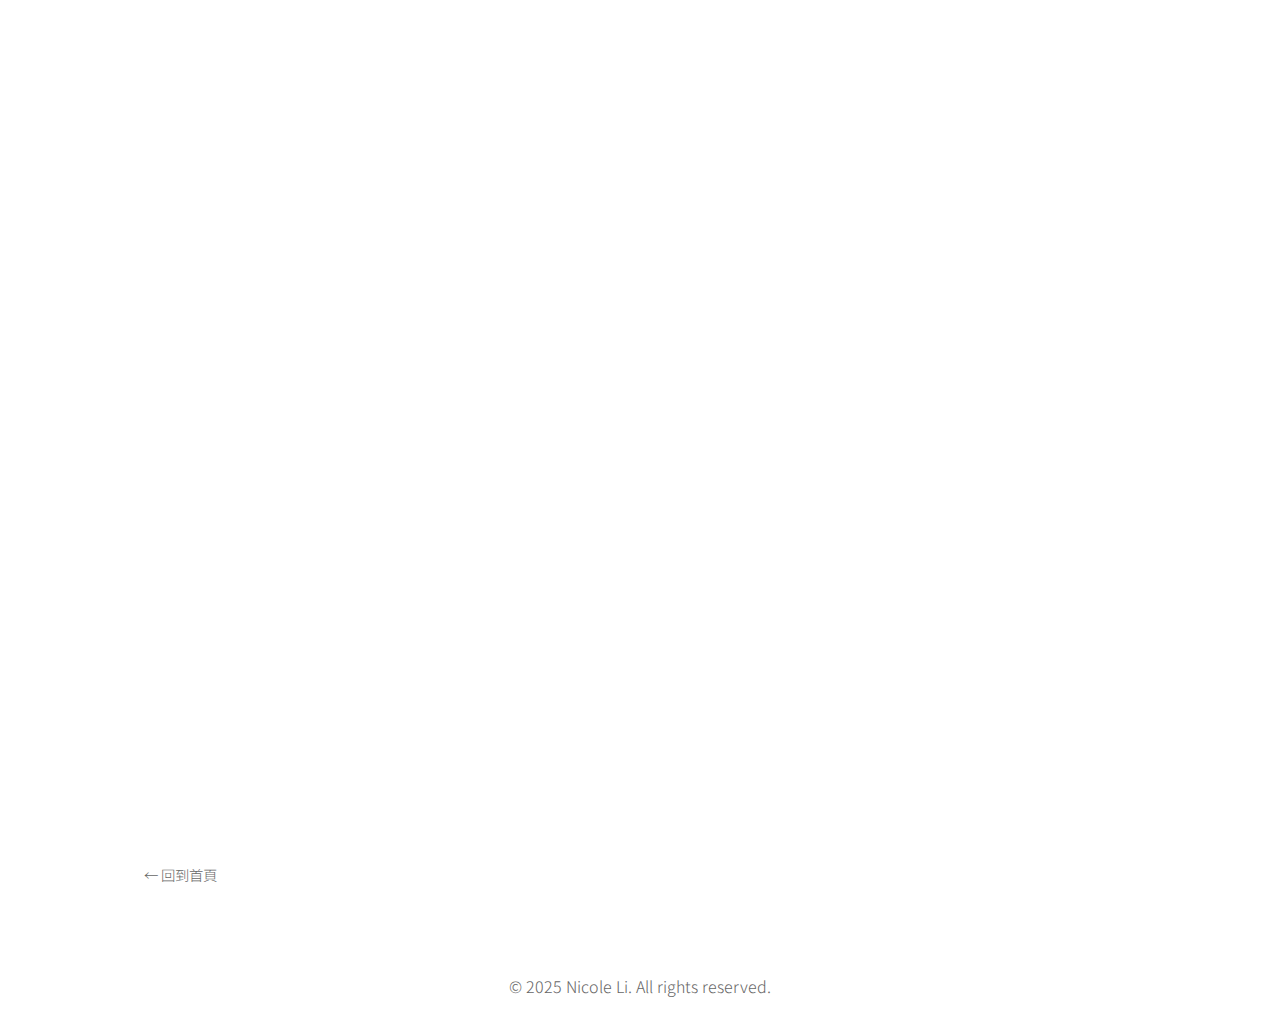
<file: portfolio-PEZ.html>
<!DOCTYPE html>
<html lang="zh-Hant">
<head>
  <meta charset="UTF-8" />
  <meta name="viewport" content="width=device-width, initial-scale=1.0" />
  <title>PayEasy康迅數位作品｜Nicole Li - Portfolio</title>
  <meta name="robots" content="noindex, nofollow" />

  <link rel="stylesheet" href="style.css" />
  <link href="https://fonts.googleapis.com/css2?family=Noto+Sans+TC:wght@300;400;500;700&display=swap" rel="stylesheet" />
</head>

<body>
<div id="page-transition">
  <div class="transition-logo">PayEasy康迅數位 作品集</div>
</div>
  <main class="portfolio-page">
    <div class="container">

      <nav class="breadcrumb" aria-label="breadcrumb">
        <a href="index.html">首頁</a>
        <span class="breadcrumb-sep">／</span>
        <span>PayEasy康迅數位</span>
        <span class="breadcrumb-sep">／</span>
        <span>作品集</span>
      </nav>

      <section class="portfolio-hero">
        <p class="portfolio-eyebrow">PORTFOLIO – PayEasy</p>

        <h1 class="portfolio-title">需求深度評估與釐清，避免錯誤開發與找到產品方向</h1>

        <p class="portfolio-subtitle">
          [cite_start]在電商維運期間，透過釐清高層需求的核心動機，將討論從單一功能導向，成功轉為改善用戶體驗與提升平台效能，導向中長期產品策略。[cite: 67, 85, 112]
        </p>

        <div class="portfolio-hero-image">
          <img src="PEZ_02.png" alt="PayEasy 賣貴通報示意圖" />
        </div>
      </section>

      <section id="pez-section" class="case-section case-section-pez">
        <div class="case-layout case-layout-vertical">
          <div class="case-text fade-in-left">            
            <h2 class="case-title">賣貴通報｜需求深度評估</h2>

            <div class="case-block">
              <h3>SITUATION</h3>
              <p><strong>需求來自高層的「許願」而非用戶問題。</strong></p>
              [cite_start]<p>總經理提出「賣貴通報」功能，希望企業的福委會員在購物時發現商品比外部平台貴，可一鍵通報，由前線即時議價，促進福利金使用意願。[cite: 81, 82] [cite_start]但此流程牽涉議價速度、廠商配合度、客服進線。若未全面評估即投入，將造成極大的營運壓力。[cite: 83]</p>
            </div>

            <div class="case-block">
              <h3>TASK</h3>
              <p><strong>在最短時間內判斷需求可行性與真實動機。</strong></p>
              [cite_start]<p>釐清這個功能的實際營運情境、跨部門影響，以及總經理提出此需求的核心動機，整合出更理想的建議。[cite: 84, 85]</p>
            </div>

            <div class="case-block">
              <h3>ACTION</h3>
              <p><strong>採取「自行驗證、降低開發門檻、協調前置條件」的策略，逐步推進。</strong></p>

              <p><strong>1. 推演實際流程與極端狀況</strong></p>
              <ul>
                [cite_start]<li>使用者通報 → 採購議價 → 平台調整價格 → 回覆使用者 [cite: 89]</li>
                [cite_start]<li>討論通路差異、商品價格特性、促銷期間等不同情境 [cite: 90]</li>
                [cite_start]<li>評估議價時程與極端結果是否導致使用者降低滿意度 [cite: 91]</li>
              </ul>

              <p><strong>2. 跨部門訪談、還原真實作業</strong></p>
              <ul>
                [cite_start]<li>RM：議價彈性受限於供應商條件，且需逐案等待回覆，難以支撐大量且即時的價格通報情境。[cite: 101]</li>
                [cite_start]<li>CS：多數通報最終將以「無法調整價格」結案，預期會直接推高使用者抱怨量與客服進線量。[cite: 102]</li>
                [cite_start]<li>OP/MKT：頻繁調價會削弱供應商合作意願，使商品池縮水，降低平台作為「員工福利方案」的整體競爭力與續約誘因。[cite: 103]</li>
                [cite_start]<li>核心結論：營運成本極高，且存在反效果風險。[cite: 104]</li>
              </ul>

              <p><strong>3. 找出總經理真正的需求動機</strong></p>
              [cite_start]<p>釐清總經理需求源自期待平台能參考市占高的電商(如momo)，而非通報功能本身。[cite: 105, 106]</p>
              <p>深入理解後，提出替代方案：</p>
              <ul>
                [cite_start]<li>先改善用戶體驗，從介面、效能等痛點著手。[cite: 107]</li>
                [cite_start]<li>召開workshop，召集前線與開發團隊一起同理使用者，商討多元服務平台的共識，讓福委平台不再只有購物。[cite: 108]</li>
              </ul>
            </div>

            <div class="case-block">
              <h3>RESULT</h3>
              <p><strong>成功避免錯誤開發，並讓組織看到真正該前進的方向。</strong></p>
              [cite_start]<p>最終主管理解風險與評估結果，決議不將賣貴通報送進開發，同時藉由釐清「深度需求」，成功將討論從單一功能導向，轉為改善體驗與提升平台效能，導向「多元綜合服務平台」的中長期產品策略。[cite: 111, 112]</p>
            </div>
          </div>

          <div class="case-image fade-in-right">
            <img src="PEZ_01.png" alt="賣貴通報需求流程圖" />
          </div>

        </div>
      </section>


      <div class="portfolio-back">
        <a href="index.html" class="portfolio-back-link">← 回到首頁</a>
      </div>

    </div>
  </main>

  <div
    id="floatingActions"
    class="floating-actions"
    aria-label="快速操作按鈕"
  >
    <button
      type="button"
      class="floating-icon-btn"
      id="fabContact"
      aria-label="聯絡我（LinkedIn）"
    >
      <img src="contact.png" alt="Contact" />
    </button>

    <button
      type="button"
      class="floating-icon-btn"
      data-action="share"
      aria-label="分享這個作品集"
    >
      <img src="share.png" alt="Share" />
    </button>

    <button
      type="button"
      class="floating-icon-btn"
      data-action="top"
      aria-label="回到頂部"
    >
      <img src="top.png" alt="回到頂部" />
    </button>
  </div>

  <script>
    window.addEventListener("load", () => {
      const pt = document.getElementById("page-transition");
      if (!pt) return;
      pt.classList.add("hide");
    });
  </script>

  <script>
    document.addEventListener("DOMContentLoaded", function () {
      const animatedElements = document.querySelectorAll(
        ".fade-in-left, .fade-in-right"
      );

      const observer = new IntersectionObserver(
        (entries) => {
          entries.forEach((entry) => {
            if (entry.isIntersecting) {
              entry.target.classList.add("in-view");
            }
          });
        },
        { threshold: 0.2 }
      );

      animatedElements.forEach((el) => observer.observe(el));
    });
  </script>

  <script>
    document.addEventListener('DOMContentLoaded', function () {
      // ============================
      // 子導覽：桌機吸頂 + 手機 MoMo 滑出
      // (因 portfolioSubnav 元素已移除，此段邏輯將自動跳過，但保留代碼以維持與原頁面結構一致)
      // ============================
      const subnav = document.getElementById('portfolioSubnav');
      let subnavOffsetTop = 0;

      if (subnav) {
        // 記住子導覽原本在頁面中的 Y 位置（hero 下面）
        subnavOffsetTop = subnav.offsetTop;
      }

      const THRESHOLD_MOBILE = 140;

      const handleScroll = () => {
        if (!subnav) return; // 元素不存在時直接返回

        const scrollY = window.scrollY;
        const isMobile = window.innerWidth <= 768;

        if (isMobile) {
          // 📱 手機：MoMo 滑出 / 收起
          subnav.classList.remove('is-fixed');
          if (scrollY > THRESHOLD_MOBILE) {
            subnav.classList.add('is-visible');
          } else {
            subnav.classList.remove('is-visible');
          }
        } else {
          // 💻 桌機：超過原始位置就吸頂
          subnav.classList.remove('is-visible');
          if (scrollY >= subnavOffsetTop) {
            subnav.classList.add('is-fixed');
          } else {
            subnav.classList.remove('is-fixed');
          }
        }
      };

      if (subnav) {
        handleScroll();
        window.addEventListener('scroll', handleScroll);
        window.addEventListener('resize', handleScroll);
      }

      // ============================
      // 浮動按鈕：聯絡 / 分享 / 回頂部（沿用你原本的邏輯）
      // ============================

      // 聯絡：直接開 LinkedIn (保持原頁面的 URL)
      const fabContact = document.getElementById('fabContact');
      if (fabContact) {
        fabContact.addEventListener('click', () => {
          window.open(
            'https://www.linkedin.com/in/%E6%99%8F%E6%85%88-%E6%9D%8E-183172212',
            '_blank',
            'noopener'
          );
        });
      }

      // 分享 & 回頂部：用 data-action 共用
      function handleAction(action) {
        switch (action) {
          case 'top':
            window.scrollTo({ top: 0, behavior: 'smooth' });
            break;

          case 'share': {
            const url = window.location.href;

            // 手機：優先原生分享
            if (window.innerWidth < 768 && navigator.share) {
              navigator
                .share({
                  title: document.title,
                  url
                })
                .catch(() => {});
              return;
            }

            // 桌機：複製連結 + 提示
            if (navigator.clipboard && navigator.clipboard.writeText) {
              navigator.clipboard
                .writeText(url)
                .then(() => {
                  alert('連結已複製，歡迎分享給對這份作品集有興趣的人。');
                })
                .catch(() => {
                  prompt('無法自動複製，請手動複製這段連結：', url);
                });
            } else {
              prompt('請手動複製這段連結：', url);
            }
            break;
          }

          default:
            break;
        }
      }

      const actionButtons = document.querySelectorAll('[data-action]');
      actionButtons.forEach(btn => {
        btn.addEventListener('click', () => {
          const action = btn.getAttribute('data-action');
          if (action) handleAction(action);
        });
      });
    });
  </script>




  <footer class="footer">
    <div class="container">
      <p>© 2025 Nicole Li. All rights reserved.</p>
    </div>
  </footer>

</body>
</html>
</file>
<file: style.css>
/* ----------------------
   變數與基底
---------------------- */
*,
*::before,
*::after {
  box-sizing: border-box;
}

html,
body {
  margin: 0;
  padding: 0;
  max-width: 100%;
  overflow-x: hidden;
}

:root {
  --primary-text: #333333;
  --secondary-text: #666666;
  --light-text: #aaaaaa;
  --accent-yellow: #ffd700;
  --background-white: #ffffff;
  --border-light: #e0e0e0;
  --animated-line-color: #cacaca;
  --soft-ivory: #fffaf0;
}

/* 垂直線動畫 */
@keyframes lineFlow {
  0% {
    transform: translateY(-100%);
  }
  100% {
    transform: translateY(100%);
  }
}

/* 名片文字往上飄 */
@keyframes floatText {
  0% {
    transform: translateY(0);
  }
  50% {
    transform: translateY(-14px);
  }
  100% {
    transform: translateY(0);
  }
}

/* 黃色底圖往下飄（反方向） */
@keyframes floatBg {
  0% {
    transform: translate(-50%, 0);
  }
  50% {
    transform: translate(-50%, 14px);
  }
  100% {
    transform: translate(-50%, 0);
  }
}

body {
  font-family: 'Noto Sans TC', sans-serif;
  margin: 0;
  padding: 60px 0 0; /* 給 fixed header 騰出空間 */
  line-height: 1.6;
  color: var(--secondary-text);
  background-color: var(--background-white);
  scroll-behavior: smooth;
  font-weight: 300;
  text-align: center;
}

.container {
  max-width: 1040px;
  margin: 0 auto;
  padding: 0 24px;
}

/* ----------------------
   Header
---------------------- */
.header {
  background: var(--background-white);
  border-bottom: 1px solid var(--border-light);
  box-shadow: 0 1px 3px rgba(0, 0, 0, 0.05);
  position: fixed;        /* 固定在頂端 */
  top: 0;
  left: 0;
  width: 100%;
  z-index: 1000;
}

.header-content {
  display: flex;
  justify-content: space-between;
  align-items: center;
  height: 55px;
}

.logo {
  font-weight: 500;
  font-size: 1.1em;
  color: var(--primary-text);
}

/* Nav */
.main-nav {
  display: flex;
  align-items: center;
  gap: 24px;
}

.nav-item {
  position: relative;
}

.nav-link {
  background: none;
  border: none;
  padding: 0;
  font: inherit;
  cursor: pointer;
  text-decoration: none;
  color: var(--secondary-text);
  font-size: 0.95em;
  transition: color 0.2s ease;
}

.nav-link:hover {
  color: var(--accent-yellow);
}
/* 手機版漢堡按鈕：桌機隱藏 */
.mobile-menu-toggle {
  display: none; /* 先隱藏，RWD 再打開 */
  border: none;
  background: transparent;
  padding: 6px 4px;
  cursor: pointer;
  outline: none;
}

/* 三條線 */
.hamburger-line {
  display: block;
  width: 20px;
  height: 2px;
  background: var(--primary-text);
  border-radius: 999px;
  margin: 3px 0;
}

/* Submenu */
.submenu {
  position: absolute;
  top: 120%;
  left: 0;
  min-width: 160px;
  background: #ffffff;
  border-radius: 8px;
  box-shadow: 0 10px 30px rgba(0, 0, 0, 0.12);
  padding: 10px 0;
  opacity: 0;
  visibility: hidden;
  transform: translateY(8px);
  transition: opacity 0.18s ease, transform 0.18s ease, visibility 0.18s;
  z-index: 999;
}

.nav-item.has-submenu:hover .submenu {
  opacity: 1;
  visibility: visible;
  transform: translateY(0);
}

.nav-item.has-submenu .submenu a {
  display: block;
  padding: 8px 16px;
  text-align: left;
  color: var(--secondary-text);
  text-decoration: none;
  font-size: 0.9em;
}

.nav-item.has-submenu .submenu a:hover {
  background: #f7f7f7;
}

/* 手機用 .open 狀態 */
.nav-item.has-submenu.open .submenu {
  opacity: 1;
  visibility: visible;
  transform: translateY(0);
}
/* ----------------------
   Mobile Nav 抽屜選單
---------------------- */
.mobile-nav {
  position: fixed;
  top: 55px;                       /* 貼在 header 下緣 */
  left: 0;
  width: 72vw;                     /* 不滿版 */
  max-width: 320px;
  height: calc(100vh - 55px);
  background: #ffffff;
  box-shadow: 6px 0 24px rgba(15, 23, 42, 0.16);
  transform: translateX(-100%);
  transition: transform 0.28s ease-out;
  z-index: 900;                    /* 在內容之上、header 之下 */
}

/* 開啟狀態 */
.mobile-nav.open {
  transform: translateX(0);
}

/* 桌機不顯示這個 nav */
@media (min-width: 901px) {
  .mobile-nav {
    display: none;
  }
}

/* 選單列表 */
.mobile-nav-list {
  list-style: none;
  margin: 0;
  padding: 12px 0 24px;
}

/* 單一項目 */
.mobile-nav-item {
  border-bottom: 1px solid #f2f2f2;
}

/* 第一層：有連結的項目（簡介／聯絡） */
.mobile-nav-link,
.mobile-nav-parent {
  display: flex;
  align-items: center;
  justify-content: space-between;
  width: 100%;
  padding: 10px 16px;
  font-size: 0.95em;
  color: var(--primary-text);
  text-decoration: none;
  background: none;
  border: none;
  cursor: pointer;
}

.mobile-nav-link:hover,
.mobile-nav-parent:hover {
  background: #f7f7f7;
}

/* 左側文字、右側箭頭 */
.mobile-nav-text {
  flex: 1;
  text-align: left;
}

.mobile-nav-chevron {
  margin-left: 8px;
  font-size: 0.8em;
  color: #999999;
}

/* 第二層：預設收起，由 JS 控制 max-height */
.mobile-nav-sublist {
  max-height: 0;
  overflow: hidden;
  list-style: none;
  margin: 0;
  padding: 0;
  transition: max-height 0.24s ease;
}

.mobile-nav-sublist li a {
  display: block;
  padding: 8px 24px 8px 32px;   /* 往右縮排一點 */
  font-size: 0.9em;
  color: var(--secondary-text);
  text-decoration: none;
}

.mobile-nav-sublist li a:hover {
  background: #f7f7f7;
}

/* ----------------------
   Hero / Profile
---------------------- */
.hero-landing {
  padding: 80px 0 60px;
  display: flex;
  flex-direction: column;
  align-items: center;
  min-height: 90vh;
}

.card-section {
  position: relative;
  display: flex;
  flex-direction: column;
  align-items: center;
  margin-bottom: 50px;
}

.profile-photo {
  width: 120px;
  height: 120px;
  border-radius: 50%;
  object-fit: cover;
  margin-bottom: 20px;
  border: 4px solid var(--border-light);
  position: relative;
  z-index: 20;
}

.name-card-container {
  position: relative;
  text-align: center;
  z-index: 10;
  min-width: 300px;
  animation: floatText 2.6s ease-in-out infinite;
}

.name-title {
  font-size: 2.5em;
  font-weight: 700;
  color: var(--primary-text);
  margin: 0;
}

.nicole-en {
  font-weight: 300;
  color: var(--secondary-text);
  margin-left: 5px;
}

.job-title {
  font-size: 1.4em;
  font-weight: 500;
  color: var(--secondary-text);
  margin-top: 5px;
  margin-bottom: 15px;
}

/* 名片背後圖（黃底） */
.card-back-bg {
  position: absolute;
  top: -35px;
  left: 50%;
  transform: translateX(-50%);
  width: 350px;
  height: 200px;
  background-image: url('cardback.png');
  background-size: contain;
  background-repeat: no-repeat;
  background-position: center;
  opacity: 0.8;
  z-index: -1;
  animation: floatBg 3s ease-in-out infinite;
}

/* 關鍵字標籤 */
.keyword-tags {
  position: absolute;
  top: 75%;
  left: 50%;
  transform: translateX(80px);
  display: flex;
  flex-direction: column;
  text-align: left;
  line-height: 1.2;
}

.tag {
  background-color: transparent;
  color: var(--secondary-text);
  padding: 0;
  margin: 0;
  font-size: 0.9em;
  font-weight: 300;
  white-space: nowrap;
}

/* 垂直線 */
.animated-vertical-line {
  position: relative;
  width: 1px;
  height: 90px;
  margin: 24px auto;
  background-color: #f2f2f2;
  overflow: hidden;
}

.animated-vertical-line::before {
  content: '';
  position: absolute;
  left: 0;
  width: 1px;
  height: 180%;
  background-color: #111;
  opacity: 0.7;
  transform: translateY(-100%);
  animation: lineFlow 2s linear infinite;
}

.intro-title-image {
  width: 300px;
  height: auto;
  margin-bottom: 40px;
  display: block;
  margin-left: auto;
  margin-right: auto;
}

/* 個人簡介 */
.bio-section {
  max-width: 500px;
  text-align: center;
  margin-top: 20px;
}

.bio-section p {
  margin: 8px 0;
  font-size: 1.1em;
}

.highlight-bold {
  font-weight: 500;
  color: var(--primary-text);
}

.small-divider {
  width: 30px;
  height: 2px;
  background: var(--secondary-text);
  margin: 25px auto;
}

/* ----------------------
   我的職涯演進
---------------------- */
.career-evolution-section {
  padding: 40px 0 50px;
  text-align: left;
  max-width: 800px;
  margin: 0 auto;
}

.section-title-left {
  font-size: 2.5em;
  font-weight: 700;
  color: var(--primary-text);
  margin-bottom: 10px;
}

.title-underline-left {
  width: 80px;
  height: 4px;
  background: var(--accent-yellow);
  margin-bottom: 25px;
}

.section-description-left {
  font-size: 1.1em;
  line-height: 1.8;
  color: var(--secondary-text);
  max-width: 600px;
}

/* ----------------------
   Experience Blocks
---------------------- */
.experience-section {
  padding: 60px 0 60px;
  background-color: #ffffff;
}

.experience-layout {
  display: grid;
  grid-template-columns: minmax(140px, 190px) minmax(0, 1fr);
  gap: 24px;
  align-items: flex-start;
}

.experience-left {
  text-align: left;
}

.experience-badge {
  position: relative;
  padding-left: 26px;
  font-weight: 500;
  color: var(--primary-text);
  margin-bottom: 8px;
}

.experience-badge::before {
  content: '';
  position: absolute;
  left: 0;
  top: 5px;
  width: 0;
  height: 0;
  border-top: 8px solid transparent;
  border-bottom: 8px solid transparent;
  border-left: 14px solid var(--accent-yellow);
}

.experience-year {
  font-size: 1.1em;
}

.experience-company {
  font-size: 1.1em;
  color: var(--secondary-text);
  line-height: 1.5;
}

.experience-right {
  text-align: left;
}

.experience-title {
  font-size: 1.05em;
  font-weight: 500;
  color: var(--primary-text);
  margin: 0 0 6px;
}

.experience-list {
  margin: 0 0 12px 0;
  padding-left: 20px;
  font-size: 0.96em;
  color: var(--secondary-text);
}

.experience-list li {
  margin-bottom: 6px;
}

/* 能力小卡 */
.ability-cards-row {
  margin-top: 30px;
  display: flex;
  gap: 18px;
  justify-content: center;
  flex-wrap: wrap;
}

.ability-card {
  flex: 1 1 0;
  min-width: 220px;
  max-width: 320px;
  background: linear-gradient(135deg, #ffd84a 0%, #ffe76b 45%, #ffd84a 100%);
  border-radius: 8px;
  padding: 18px 20px;
  text-align: left;
  box-shadow: 0 8px 18px rgba(0, 0, 0, 0.12);
  color: #222;
  transition: box-shadow 0.2s ease, transform 0.2s ease;
}

.ability-card h4 {
  margin: 0 0 8px;
  font-size: 1.02em;
  font-weight: 600;
}

.ability-card p {
  margin: 0;
  font-size: 0.92em;
  line-height: 1.7;
}

.ability-card:hover {
  box-shadow: 0 12px 26px rgba(0, 0, 0, 0.18);
  transform: translateY(-4px);
}

/* Portfolio CTA */
.portfolio-cta {
  text-align: center;
  margin-top: 40px;
}

.portfolio-button {
  display: inline-block;
  cursor: pointer;
  transform-origin: center;
  transition: transform 0.18s ease-out;
}

.portfolio-button img {
  display: block;
  max-width: 360px;
  width: 100%;
  height: auto;
}

/* hover 放大 */
.portfolio-cta:hover .portfolio-button {
  transform: scale(1.12);
}

/* 按下去微縮 */
.portfolio-button:active {
  transform: scale(1.02);
}

/* ----------------------
   Scroll Reveal 共用
---------------------- */
.reveal-on-scroll {
  opacity: 0;
  transform: translateY(40px);
  transition: opacity 1s cubic-bezier(0.22, 0.61, 0.36, 1),
    transform 1s cubic-bezier(0.22, 0.61, 0.36, 1);
  will-change: opacity, transform;
}

.reveal-on-scroll.is-visible {
  opacity: 1;
  transform: translateY(0);
}

/* ----------------------
   工作風格與思考框架
---------------------- */
.work-style-section {
  background: #fff7da;
  padding: 80px 0 70px;
  text-align: left;
}

/* 純文字眉標（不再有白底卡片） */
.work-style-eyebrow {
  margin: 0 0 18px;
  font-size: 1.05em;
  font-weight: 500;
  color: var(--primary-text);
}

.work-style-title {
  font-size: 2.2em;
  font-weight: 700;
  color: var(--primary-text);
  margin: 0;
}

/* 標題下方黃色底線 */
.work-style-underline {
  width: 80px;
  height: 4px;
  background: var(--accent-yellow);
  margin: 16px 0 20px;
}

.work-style-sub {
  max-width: 760px;
  font-size: 1.02em;
  line-height: 1.9;
  margin-top: 0;
}

/* 四象限：改用 PNG 圖片，避免文字高度問題與遮擋 */
.framework-grid {
  margin-top: 32px;
  display: grid;
  grid-template-columns: repeat(4, minmax(0, 1fr));
  gap: 16px;
}

/* PNG 卡片本體 */
.framework-img {
  width: 106%;
  height: auto;
  display: block;
  border-radius: 8px;
  box-shadow: none;
}

/* 底下那行小字說明 */
.framework-note {
  margin-top: 16px;
  font-size: 0.9em;
  color: var(--light-text);
  text-align: center;
}

/* RWD：平板變兩欄、手機單欄 */
@media (max-width: 900px) {
  .framework-grid {
    grid-template-columns: repeat(2, minmax(0, 1fr));
  }
}

@media (max-width: 600px) {
  .framework-grid {
    grid-template-columns: 1fr;
  }
}

/* ----------------------
   Skills Overview
---------------------- */
/* 桌機／有滑鼠裝置：hover 時翻面 */
@media (hover: hover) and (pointer: fine) {
  .skill-card:hover .skill-card-inner {
    transform: rotateY(180deg);
  }
}
.skills-section {
  background: #fffdf7;
  padding: 60px 0 70px;
  text-align: left;
}

.skills-grid {
  margin-top: 26px;
  display: grid;
  grid-template-columns: repeat(3, minmax(0, 1fr));
  gap: 18px;
}

/* Flip card base */
.skill-card {
  perspective: 1200px;
}

.skill-card-inner {
  position: relative;
  width: 100%;
  height: 360px;
  min-height: 360px;
  transform-style: preserve-3d;
  transition: transform 0.6s ease;
}

.skill-card-face {
  position: absolute;
  inset: 0;
  backface-visibility: hidden;
  border-radius: 12px;
  box-shadow: 0 10px 26px rgba(0, 0, 0, 0.08);
}

/* Front */
.skill-card-front {
  background: #fff7da;
  display: flex;
  align-items: center;
  justify-content: center;
}

.skill-front-title {
  font-size: 1.05em;
  font-weight: 600;
  color: var(--primary-text);
  text-align: center;
}

/* Back */
.skill-card-back {
  background: #ffffff;
  transform: rotateY(180deg);
  padding: 20px 24px;
  overflow: visible;
  text-align: left;
  color: var(--primary-text);
}

.skill-card-back h4 {
  margin: 0 0 10px;
  font-size: 1em;
  font-weight: 600;
}

.skill-item {
  position: relative;
  padding-left: 12px;
  margin-bottom: 10px;
}

.skill-item::before {
  content: '';
  position: absolute;
  left: 0;
  top: 4px;
  bottom: 4px;
  width: 2px;
  background: #ffc800;
  border-radius: 999px;
}

.skill-item-title {
  font-size: 0.9em;
  font-weight: 600;
  margin-bottom: 4px;
}

.skill-item p {
  margin: 0;
  font-size: 0.86em;
  line-height: 1.6;
}

/* Flipped */
.skill-card.is-flipped .skill-card-inner {
  transform: rotateY(180deg);
}
/* ----------------------
   Tools / 流程矩陣
---------------------- */
.tools-section {
  background: #ffffff;
  padding: 70px 0 90px;  /* 底部多一點空間讓陰影有餘裕 */
  text-align: left;
  position: relative;     /* 為了下面的漸層遮罩 */
  overflow: visible;
}

.tools-section::after {
  /* 底部淡淡的漸層，讓卡片陰影不要突然被截斷 */
  content: '';
  position: absolute;
  left: 0;
  right: 0;
  bottom: 0;
  height: 40px;
  pointer-events: none;
  background: linear-gradient(
    to bottom,
    rgba(255, 255, 255, 0),
    #ffffff
  );
}

.tools-title {
  font-size: 2em;
  font-weight: 700;
  color: var(--primary-text);
  margin: 0 0 6px;
}

.tools-subtitle {
  font-size: 1.02em;
  color: var(--secondary-text);
  max-width: 680px;
}

/* Desktop 矩陣版：用途 × 流程 × 型態 × 工具 */
.tool-matrix-grid {
  margin-top: 30px;
  display: flex;
  flex-direction: column;
  gap: 10px;
}

.tool-matrix-row {
  display: grid;
  grid-template-columns: 1.1fr 1.4fr 1.4fr 2.1fr;
  gap: 10px;
}

.tool-cell {
  border-radius: 12px;
  padding: 14px 16px 16px;
  font-size: 0.9em;
  line-height: 1.7;
  background: #fffdf7;
  box-shadow: 0 6px 18px rgba(15, 23, 42, 0.06);
}

.tool-row-header .tool-cell {
  background: transparent;
  box-shadow: none;
  font-size: 0.9em;
  font-weight: 600;
  color: #c0c0c0;
  letter-spacing: 0.18em;
  text-transform: uppercase;
  text-align: center;
}

.tool-row-light .tool-cell {
  background: #fffdf7;
}

.tool-row-dark .tool-cell {
  background: #f5f7fb;
}

.tool-purpose {
  font-weight: 600;
}

/* 黃線標籤 */
.tool-line-tag {
  position: relative;
  display: inline-block;
  margin-right: 14px;
  margin-bottom: 4px;
  font-size: 0.9em;
  white-space: nowrap;
}
.tool-line-tag::after {
  content: '';
  position: absolute;
  left: 0;
  right: 0;
  height: 2px;
  background: #ffd700;
  bottom: -3px;
}

/* 📱 Mobile slider：手機版撲克牌疊卡效果 */
.tool-mobile-wrapper {
  display: none;           /* desktop 隱藏，手機再顯示 */
  align-items: center;
  justify-content: center;
  margin-top: 32px;
  position: relative;
}

/* 左右箭頭：壓在卡片上 */
.tool-slider-nav {
  position: absolute;
  top: 50%;
  transform: translateY(-50%);
  border-radius: 999px;
  border: 1px solid #e0e0e0;
  width: 32px;
  height: 32px;
  display: inline-flex;
  align-items: center;
  justify-content: center;
  background: #ffffff;
  box-shadow: 0 6px 16px rgba(0, 0, 0, 0.16);
  font-size: 18px;
  cursor: pointer;
  z-index: 5;
}

#toolPrev { left: 6px; }
#toolNext { right: 6px; }

.tool-mobile-slider {
  flex: 1;
  display: flex;
  gap: 0;
  overflow-x: auto;
  scroll-snap-type: x mandatory;
  padding: 32px 24px 60px;   /* 底部 padding 再多一點，陰影不會貼邊 */
}

.tool-mobile-slider::-webkit-scrollbar {
  display: none;
}

/* 基礎卡片：預設當成壓在後面的牌 */
.tool-mobile-card {
  flex: 0 0 78%;
  max-width: 78%;
  background: #ffffff;
  border-radius: 24px;
  border: 1px solid #f0f0f0;
  box-shadow: 0 10px 24px rgba(15, 23, 42, 0.06);
  padding: 20px 20px 22px;
  scroll-snap-align: center;
  text-align: left;
  position: relative;
  transform-origin: center bottom;
  transform: scale(0.88) translateY(24px);
  opacity: 0.5;
  filter: blur(0.2px);
  transition:
    transform 0.35s ease-out,
    opacity 0.35s ease-out,
    box-shadow 0.35s ease-out,
    filter 0.35s ease-out;
  z-index: 1;
}

/* 沒有 JS 時，至少第一張長得正常 */
.tool-mobile-card:first-child {
  transform: scale(1) translateY(0);
  opacity: 1;
  filter: none;
  box-shadow: 0 18px 40px rgba(15, 23, 42, 0.14);
  z-index: 3;
}

/* 目前焦點卡片：往前、放大、拉高陰影 */
.tool-mobile-card.is-active {
  transform: scale(1) translateY(0);
  opacity: 1;
  filter: none;
  box-shadow: 0 20px 45px rgba(15, 23, 42, 0.18);
  z-index: 4;
}

/* 左右鄰居：略向左右偏移，像露在後面的牌 */
.tool-mobile-card.is-prev {
  transform: scale(0.93) translate(-10px, 14px);
  opacity: 0.75;
  filter: blur(0.1px);
  box-shadow: 0 14px 32px rgba(15, 23, 42, 0.12);
  z-index: 2;
}

.tool-mobile-card.is-next {
  transform: scale(0.93) translate(10px, 14px);
  opacity: 0.75;
  filter: blur(0.1px);
  box-shadow: 0 14px 32px rgba(15, 23, 42, 0.12);
  z-index: 2;
}

.tool-mobile-tag {
  font-size: 0.8em;
  letter-spacing: 0.16em;
  text-transform: uppercase;
  color: #c0c0c0;
  margin: 0 0 6px;
}

.tool-mobile-title {
  margin: 0 0 12px;
  font-size: 1.25em;
  font-weight: 600;
  color: var(--primary-text);
}

.tool-mobile-label {
  margin: 10px 0 4px;
  font-size: 0.78em;
  letter-spacing: 0.14em;
  text-transform: uppercase;
  color: #b0b0b0;
}

.tool-mobile-text {
  margin: 0;
  font-size: 0.92em;
  line-height: 1.7;
}

/* ----------------------
   Contact
---------------------- */
.contact-section {
  padding: 60px 0 70px;
  background: #3E3A39;
  text-align: left;
}

.contact-title {
  font-size: 2em;
  font-weight: 700;
  color: #FFFFFF;
  margin-bottom: 12px;
}

.contact-text {
  margin: 0 0 20px;
  font-size: 1.02em;
  color: #FFFFFF;
}

/* 整個區塊：上下兩列 */
.contact-links {
  display: flex;
  flex-direction: column;
  gap: 10px;
}

/* 單一列：左標籤 / 右內容 */
.contact-link {
  display: flex;
  align-items: center;
  justify-content: flex-start;
  gap: 16px;
  text-decoration: none;
  color: #FFFFFF;
}

/* 不再需要特別改 direction，所以可以留空或刪掉 */
.contact-link-inline {}

/* 左邊的 EMAIL / LINKEDIN 標籤 */
.contact-label {
  width: 80px;                /* 固定一個寬度，文字就會排齊 */
  font-size: 0.86em;
  text-transform: uppercase;
  letter-spacing: 0.12em;
  color: var(--light-text);
}

/* 右邊的內容 */
.contact-value {
  flex: 1;                    /* 右側吃滿剩餘空間 */
  font-size: 1em;
  color: #FFFFFF;
  word-break: break-all;      /* email 太長時可以換行 */
}

.contact-value.with-icon {
  display: inline-flex;
  align-items: center;
  gap: 6px;
}

.linkedin-icon {
  width: 18px;
  height: 18px;
  fill: #0a66c2;
}

/* ----------------------
   RWD
---------------------- */
@media (max-width: 900px) {
  .experience-layout {
    grid-template-columns: 1fr;
    gap: 18px;
  }

  .experience-left {
    text-align: left;
  }

  /* 手機版 Header：左邊漢堡 + 右邊 Logo */
  .header-content {
    padding: 0 16px;
    justify-content: flex-start;
    gap: 12px;
  }

  /* 手機隱藏桌機版 nav，改用側邊抽屜 */
  .main-nav {
    display: none;
  }

  /* 顯示漢堡按鈕 */
  .mobile-menu-toggle {
    display: inline-flex;
    flex-direction: column;
    justify-content: center;
    align-items: center;
  }

  /* Logo 稍微小一點，靠左一些 */
  .logo {
    font-size: 1em;
    margin-left: 6px;
  }
}


@media (max-width: 768px) {
  .main-nav {
    gap: 16px;
  }

  /* 手機 submenu 寬度與邊距 */
  .nav-item.has-submenu .submenu {
    left: 50%;
    transform: translateX(-50%);
    width: min(360px, 90vw);
    padding: 8px 20px;
  }

  .nav-item.has-submenu .submenu a {
    padding: 6px 0;
  }

  .hero-landing {
    padding: 80px 0 60px;
  }

  .name-title {
    font-size: 2em;
  }

  .job-title {
    font-size: 1.2em;
  }

  .tag {
    font-size: 0.8em;
  }

  .keyword-tags {
    top: 70%;
    transform: translateX(40px);
  }

  .animated-vertical-line {
    margin: 20px auto;
  }

  .intro-title-image {
    width: 180px;
    margin-bottom: 30px;
  }

  .bio-section p {
    font-size: 1em;
  }

  .career-evolution-section {
    padding: 36px 0 50px;
  }

  .section-title-left {
    font-size: 2em;
  }

  .section-description-left {
    font-size: 1em;
  }

  /* 四象限圖片在平板：2 欄 */
  .framework-grid {
    grid-template-columns: repeat(2, minmax(0, 1fr));
  }

  .skills-grid {
    grid-template-columns: repeat(2, minmax(0, 1fr));
  }

  .skill-card-inner {
    height: 380px;
    min-height: 380px;
  }

  .tool-matrix-grid {
    display: none;
  }

  .tool-mobile-wrapper {
    display: flex;
  }
}

@media (max-width: 600px) {
  .framework-grid {
    grid-template-columns: 1fr; /* 手機：一欄直排 */
  }
  .framework-img {
    width: 100%;
  }
  .skills-grid {
    grid-template-columns: 1fr;
  }
}
.site-note {
  width: 100%;
  background: #fafafa;
  color: #999;
  font-size: 0.75em;
  letter-spacing: 0.02em;
  padding: 6px 12px;
  text-align: center;
  border-bottom: 1px solid #eee;
  line-height: 1.6;
  z-index: 900;
}

/* 手機字再小一點、行高舒適 */
@media (max-width: 600px) {
  .site-note {
    font-size: 0.7em;
    padding: 6px 10px;
  }
}

/* ===== 通用 spacing / 對齊工具 ===== */
.mt-40 {
  margin-top: 40px;
}

.img-medium {
  display: block;
  max-width: 720px; /* 你覺得太大可以再往下調，例如 640 */
  width: 70%;
  margin: 0 auto;
}

.text-center {
  text-align: center;
}

/* 104 作品頁：AI導入段落內，第二組 layout 往下拉一點 */
#sec-ai-products .case-layout + .case-layout {
  margin-top: 40px;
}

/* 104 作品頁：AI 小工具段落內，每一組 layout 之間拉開距離 */
#sec-ai-tools .case-layout + .case-layout {
  margin-top: 40px;
}

/* ----------------------
   Portfolio – Chicony
---------------------- */

.portfolio-page {
  padding: 48px 0 70px;
  background: #ffffff;
}

/* Breadcrumb */
.breadcrumb {
  font-size: 0.82em;
  color: var(--light-text);
  text-align: left;
  margin-bottom: 12px;
}

.breadcrumb a {
  color: var(--light-text);
  text-decoration: none;
}

.breadcrumb a:hover {
  color: var(--secondary-text);
  text-decoration: underline;
}

.breadcrumb-sep {
  margin: 0 4px;
}

/* Hero 區塊 */
.portfolio-hero {
  text-align: left;
  margin-bottom: 40px;
}

.portfolio-eyebrow {
  font-size: 0.8em;
  letter-spacing: 0.18em;
  text-transform: uppercase;
  color: #c0c0c0;
  margin: 4px 0 10px;
}

.portfolio-title {
  font-size: 2.1em;
  font-weight: 700;
  color: var(--primary-text);
  margin: 0 0 12px;
}

.portfolio-subtitle {
  font-size: 0.98em;
  color: var(--secondary-text);
  line-height: 1.9;
  max-width: 640px;
  margin: 0 0 20px;
}

/* Hero 圖片 */
.portfolio-hero-image img {
  width: 100%;
  height: auto;
  border-radius: 0;
  box-shadow: none;
  margin-top: 8px;
}

/* Case section general */
.case-section {
  padding: 40px 0;
  border-top: 1px solid #f0f0f0;
  text-align: left;
}

/* 讓「文字 + 圖片」整組置中、左右排列 */
.case-layout {
  display: grid;
  grid-template-columns: minmax(0, 1.6fr) minmax(0, 1.1fr);
  gap: 26px;
  align-items: center;   /* 讓文字區和圖片區垂直置中 */
  max-width: 1100px;
  margin: 0 auto;        /* 整組置中 */
}
/* 微星統包案：改成上下排版（文字上、圖片下） */
.case-layout-vertical {
  grid-template-columns: 1fr;
}

.case-layout-vertical .case-image img {
  max-width: 900px;      /* 比原本 420 再大一些 */
  margin-top: 24px;
}

/* 文字區塊 */
.case-text {
  text-align: left;
}

/* 標題置中（如 PDF） */
.case-title {
  font-size: 1.5em;
  font-weight: 700;
  color: var(--primary-text);
  margin: 0 0 18px;
  text-align: center;
}

/* 小標（S/T/A/R）置中 */
.case-block h3 {
  font-size: 0.9em;
  letter-spacing: 0.18em;
  text-transform: uppercase;
  color: #b0b0b0;
  margin: 0 0 6px;
  text-align: center;
}

/* 內文段落 */
.case-text p {
  font-size: 0.95em;
  color: var(--secondary-text);
  line-height: 1.8;
  margin: 0 0 8px;
}

/* 區塊間距 */
.case-block {
  margin-bottom: 18px;
}
/* Action 裡的條列清單樣式 */
.case-block ul {
  margin: 0 0 8px;
  padding-left: 20px;
  list-style-type: disc;
}

.case-block li {
  margin-bottom: 4px;
  line-height: 1.7;
}

/* 右側圖片 */
.case-image img {
  display: block;
  width: 100%;
  max-width: 580px;      /* 圖片大小 */
  height: auto;
  margin: 0 auto;        /* 圖片置中 */
  border-radius: 0;
  box-shadow: none;
  background: transparent;
}
/* 專案拆三階段那張圖：縮小一點 */
.case-image img.img-small-phase {
  width: 40%;       /* 想再小就 35% / 30% 慢慢調 */
  max-width: none;  /* 取消前面 580px 的限制 */
  margin: 24px auto 0;
  display: block;
}

/* 返回按鈕 */
.portfolio-back {
  margin-top: 32px;
  text-align: left;
}

.portfolio-back-link {
  font-size: 0.9em;
  color: var(--secondary-text);
  text-decoration: none;
}

.portfolio-back-link:hover {
  color: var(--primary-text);
  text-decoration: underline;
}

/* 手機版 RWD */
@media (max-width: 900px) {
  .case-layout {
    grid-template-columns: 1fr;
    gap: 20px;
  }

  .case-title {
    text-align: left;   /* 手機版可改為靠左，你也可以選擇 keep center */
  }

  .case-block h3 {
    text-align: left;
  }

  .case-image img {
    max-width: 100%;    /* 手機版圖放大 */
  }
}

/* ----------------------
   動畫效果
---------------------- */

/* 元素初始狀態 */
.fade-in-left,
.fade-in-right {
  opacity: 0;
  transition: opacity 0.8s ease-out, transform 0.8s ease-out;
}

/* 左邊起始狀態 */
.fade-in-left {
  transform: translateX(-40px);
}

/* 右邊起始狀態 */
.fade-in-right {
  transform: translateX(40px);
}

.fade-in-left.in-view,
.fade-in-right.in-view {
  opacity: 1;
  transform: translateX(0);
}
/* ----------------------
   Floating Actions：懸浮按鈕（純圖示版）
---------------------- */
.floating-actions {
  position: fixed;
  right: 16px;
  bottom: 16px;
  display: flex;
  flex-direction: column;
  gap: 10px;
  z-index: 950;
  transform: translateY(0);
  transition:
    opacity 0.25s ease-out,
    transform 0.25s ease-out;
}

/* Contact 出現時會加上的 class（由 JS 控制） */
.floating-actions.is-hidden {
  opacity: 0;
  pointer-events: none;
  transform: translateY(10px);
}

/* 單一懸浮按鈕：只包圖片，不加底色／邊框 */
.floating-icon-btn {
  border: none;
  padding: 0;
  margin: 0;
  background: none;
  cursor: pointer;
  line-height: 0;
}

/* 控制圖示尺寸 */
.floating-icon-btn img {
  display: block;
  width: 63px;   /* 覺得太大可以改 48 / 44 */
  height: auto;
}

/* 微小的 hover 效果 */
.floating-icon-btn:hover img {
  transform: translateY(-1px);
  transition: transform 0.18s ease-out;
}

/* ----------------------
   懸浮按鈕 RWD
---------------------- */
@media (max-width: 768px) {
  .floating-actions {
    left: 50%;
    right: auto;
    bottom: 14px;
    flex-direction: row;
    transform: translate(-50%, 0);
  }

  .floating-actions.is-hidden {
    transform: translate(-50%, 10px);
  }

  .floating-icon-btn img {
    width: 55px; /* 手機稍微再小一點也可以 */
  }
}

/* ----------------------
   Contact 區塊底部按鈕
---------------------- */
.contact-bottom-actions {
  margin-top: 32px;
  padding-top: 16px;
  border-top: 1px solid rgba(255, 255, 255, 0.25);
  display: flex;
  flex-wrap: wrap;
  gap: 10px;
}

.contact-action-btn {
  border: none;
  border-radius: 999px;
  padding: 8px 16px;
  font-size: 0.88em;
  letter-spacing: 0.08em;
  text-transform: uppercase;
  background: #ffffff;
  color: #3e3a39;
  cursor: pointer;
  display: inline-flex;
  align-items: center;
  gap: 6px;
}

.contact-action-btn:hover {
  background: #f5f5f5;
}

.contact-action-btn.contact-action-top {
  background: transparent;
  border: 1px solid rgba(255, 255, 255, 0.5);
  color: #ffffff;
}

.contact-action-btn.contact-action-top:hover {
  background: rgba(255, 255, 255, 0.08);
}

/* ----------------------
   懸浮按鈕 RWD
---------------------- */
@media (max-width: 768px) {
  /* 浮動按鈕：沿用前面那段設定，不再改 padding / box-shadow */

  .contact-bottom-actions {
    flex-direction: column;
    align-items: flex-start;
  }

  .contact-action-btn {
    width: 100%;
    justify-content: center;
  }
}

/* ----------------------
   Page Transition
---------------------- */
#page-transition {
  position: fixed;
  inset: 0;
  background: #ffffff;
  display: flex;
  align-items: center;
  justify-content: center;
  z-index: 2000;
  opacity: 1;
  pointer-events: none;
  transition: opacity 1.0s ease 0.4s;
}

#page-transition.hide {
  opacity: 0;
}

.transition-logo {
  font-size: 1.2em;
  font-weight: 500;
  color: #333;
  letter-spacing: 0.06em;
  opacity: 0;
  transform: translateY(12px);
  animation: fadeSlideIn 0.6s ease forwards 0.1s;
}

@keyframes fadeSlideIn {
  0% {
    opacity: 0;
    transform: translateY(12px);
  }
  100% {
    opacity: 1;
    transform: translateY(0);
  }
}
/* ============================
   Contact 區塊：分享與回頂部（文字＋底線）
============================ */
.contact-inline-actions {
  margin-top: 32px;
  display: flex;
  gap: 40px;
  flex-wrap: wrap;
}

.contact-inline-button {
  background: none;
  border: none;
  color: #ffffff;
  font-size: 1.05em;
  letter-spacing: 0.06em;
  cursor: pointer;
  padding: 0 0 4px;
  border-bottom: 2px solid rgba(255, 255, 255, 0.55);
  transition: all 0.25s ease;
  font-weight: 400;
}

.contact-inline-button:hover {
  color: #ffffff;
  border-bottom-color: #ffffff;
  border-bottom-width: 3px;
  transform: translateY(-1px);
}

@media (max-width: 600px) {
  .contact-inline-actions {
    gap: 24px;
  }
  
  .contact-inline-button {
    font-size: 1em;
  }
}
.spec-proto-btn {
  display: inline-block;
  padding: 10px 22px;
  border-radius: 999px;
  border: 1px solid #333;
  font-size: 0.9rem;
  letter-spacing: 0.12em;
  text-transform: uppercase;
  text-decoration: none;
  color: #333;
  background: #ffffff;
  transition: transform 0.18s ease-out, box-shadow 0.18s ease-out,
              background-color 0.18s ease-out;
}

.spec-proto-btn:hover {
  transform: scale(1.08) translateY(-1px);
  box-shadow: 0 10px 18px rgba(0, 0, 0, 0.12);
  background-color: #f5f5f5;
}

.case-layout-full-image img {
  display: block;
  max-width: 860px;   /* 想多大就改這個數字，例如 720px */
  width: 120%;        /* 手機還是可以撐滿寬 */
  margin: 24px auto 0;
}
/* 作品頁：錨點吸頂 */
.portfolio-subnav {
  position: relative;
  z-index: 50;
}

.portfolio-subnav.is-sticky {
  position: fixed;
  top: 0;   /* 你沒有 header 所以用 0 */
  left: 0;
  width: 100%;
  background: #ffffff;
  border-bottom: 1px solid #eee;
  box-shadow: 0 4px 12px rgba(0,0,0,0.06);
  padding: 10px 0;
}
/* ----------------------
   工作方法論 (Framework) 樣式
---------------------- */

/* 定義顏色變數，方便日後維護 */
:root {
  --framework-title-bg: #fbd727; /* 標題區底色：FBD727 */
  --framework-content-bg: #f8e483; /* 內文區底色：F8E483 */
  --framework-text: #333333; /* 文字顏色 */
}

/* Framework Grid: 四欄並排容器 */
.framework-grid {
  display: grid;
  grid-template-columns: repeat(4, 1fr); /* 平均分配為 4 欄 */
  gap: 20px;
  margin: 40px auto;
  padding: 0 15px; /* 確保內容不會緊貼邊緣 */
}

/* Framework Card: 每個步驟卡片樣式 */
.framework-card {
  border-radius: 8px;
  overflow: hidden; /* 確保子元素背景不會溢出圓角 */
  box-shadow: 0 4px 12px rgba(0, 0, 0, 0.08);
  color: var(--framework-text);
  text-align: left;
  /* 設置動畫的初始狀態 (如果您的 JS 有使用) */
  opacity: 0;
  transform: translateY(20px);
  transition: opacity 0.6s cubic-bezier(0.25, 0.46, 0.45, 0.94), 
              transform 0.6s cubic-bezier(0.25, 0.46, 0.45, 0.94);
}

/* 針對有 .in-view 的元素應用動畫 */
.framework-card.in-view {
  opacity: 1;
  transform: translateY(0);
}

/* 標題區塊 */
.framework-title {
  background-color: var(--framework-title-bg);
  color: var(--framework-text);
  font-size: 1.15rem;
  font-weight: 700;
  padding: 15px 20px;
  margin: 0;
}

/* 內文區塊 */
.framework-content {
  background-color: var(--framework-content-bg);
  padding: 20px;
  margin: 0;
  line-height: 1.7;
}
</file>
